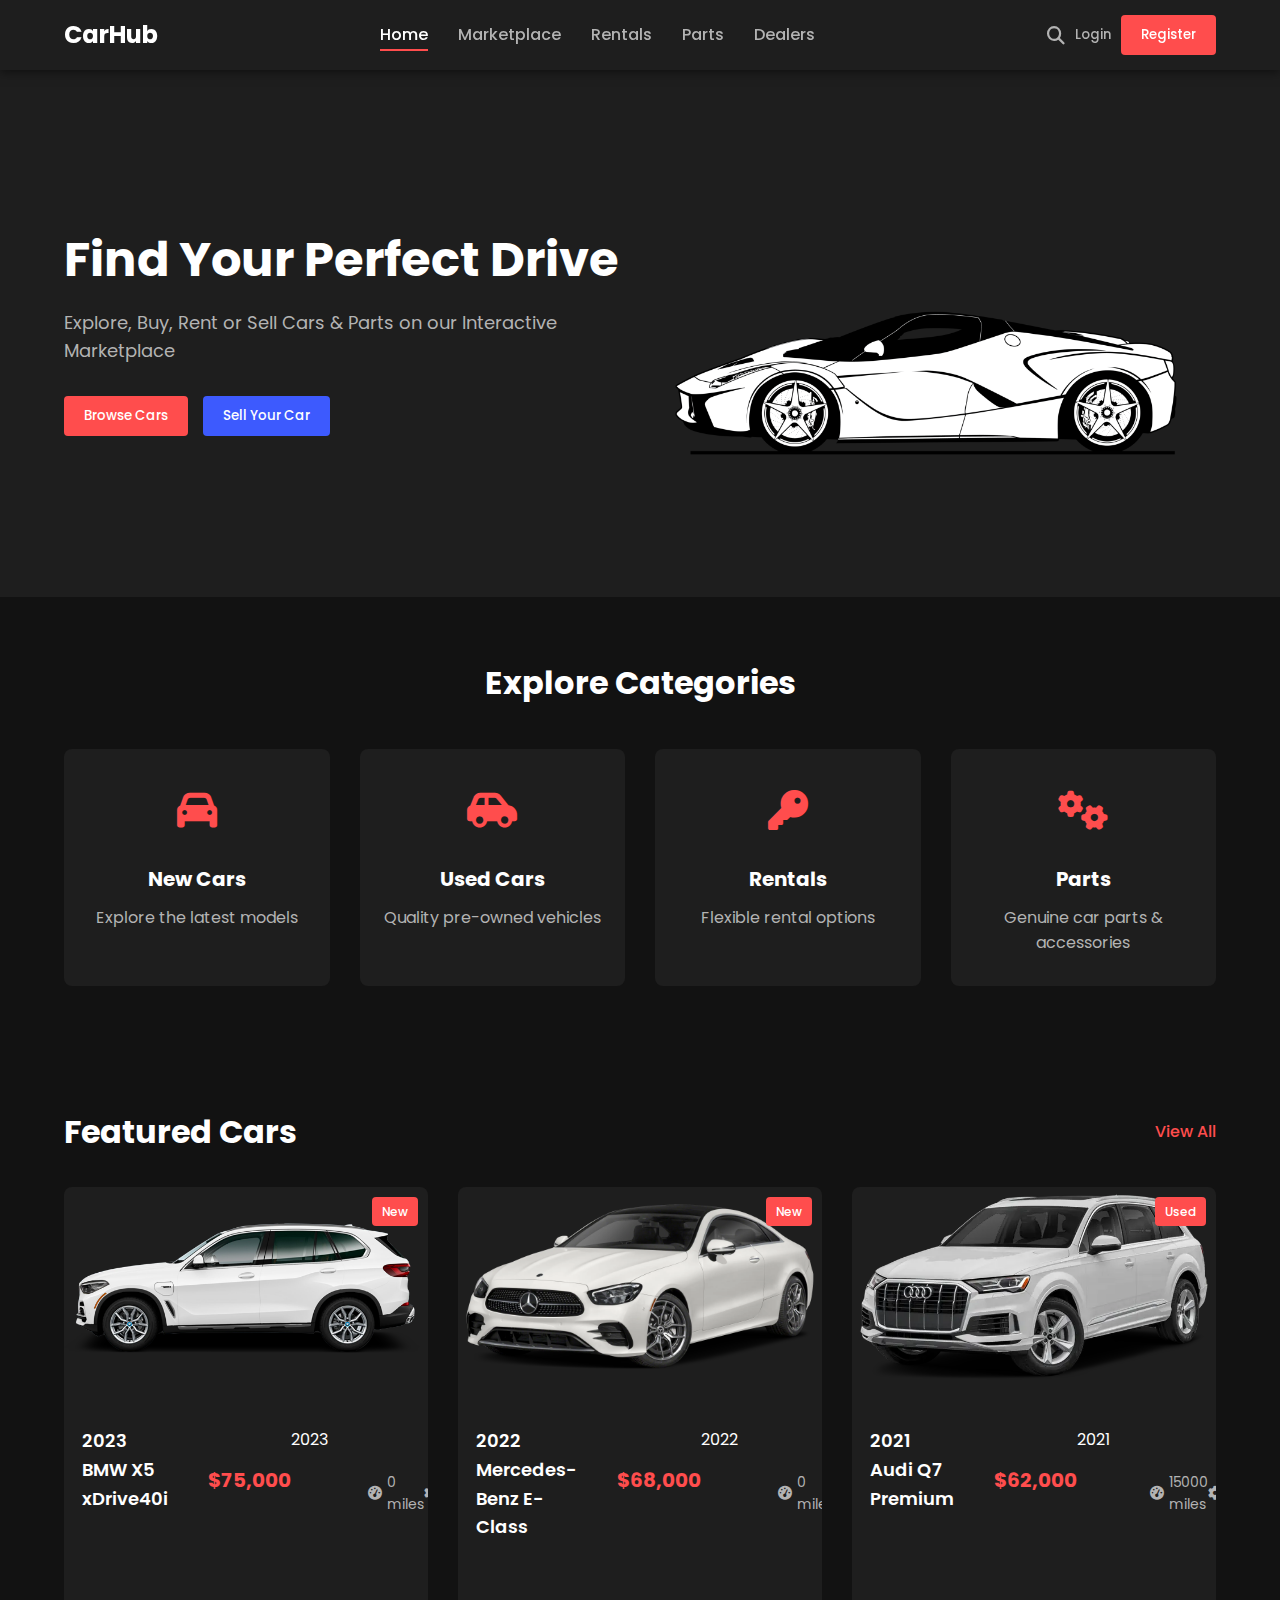
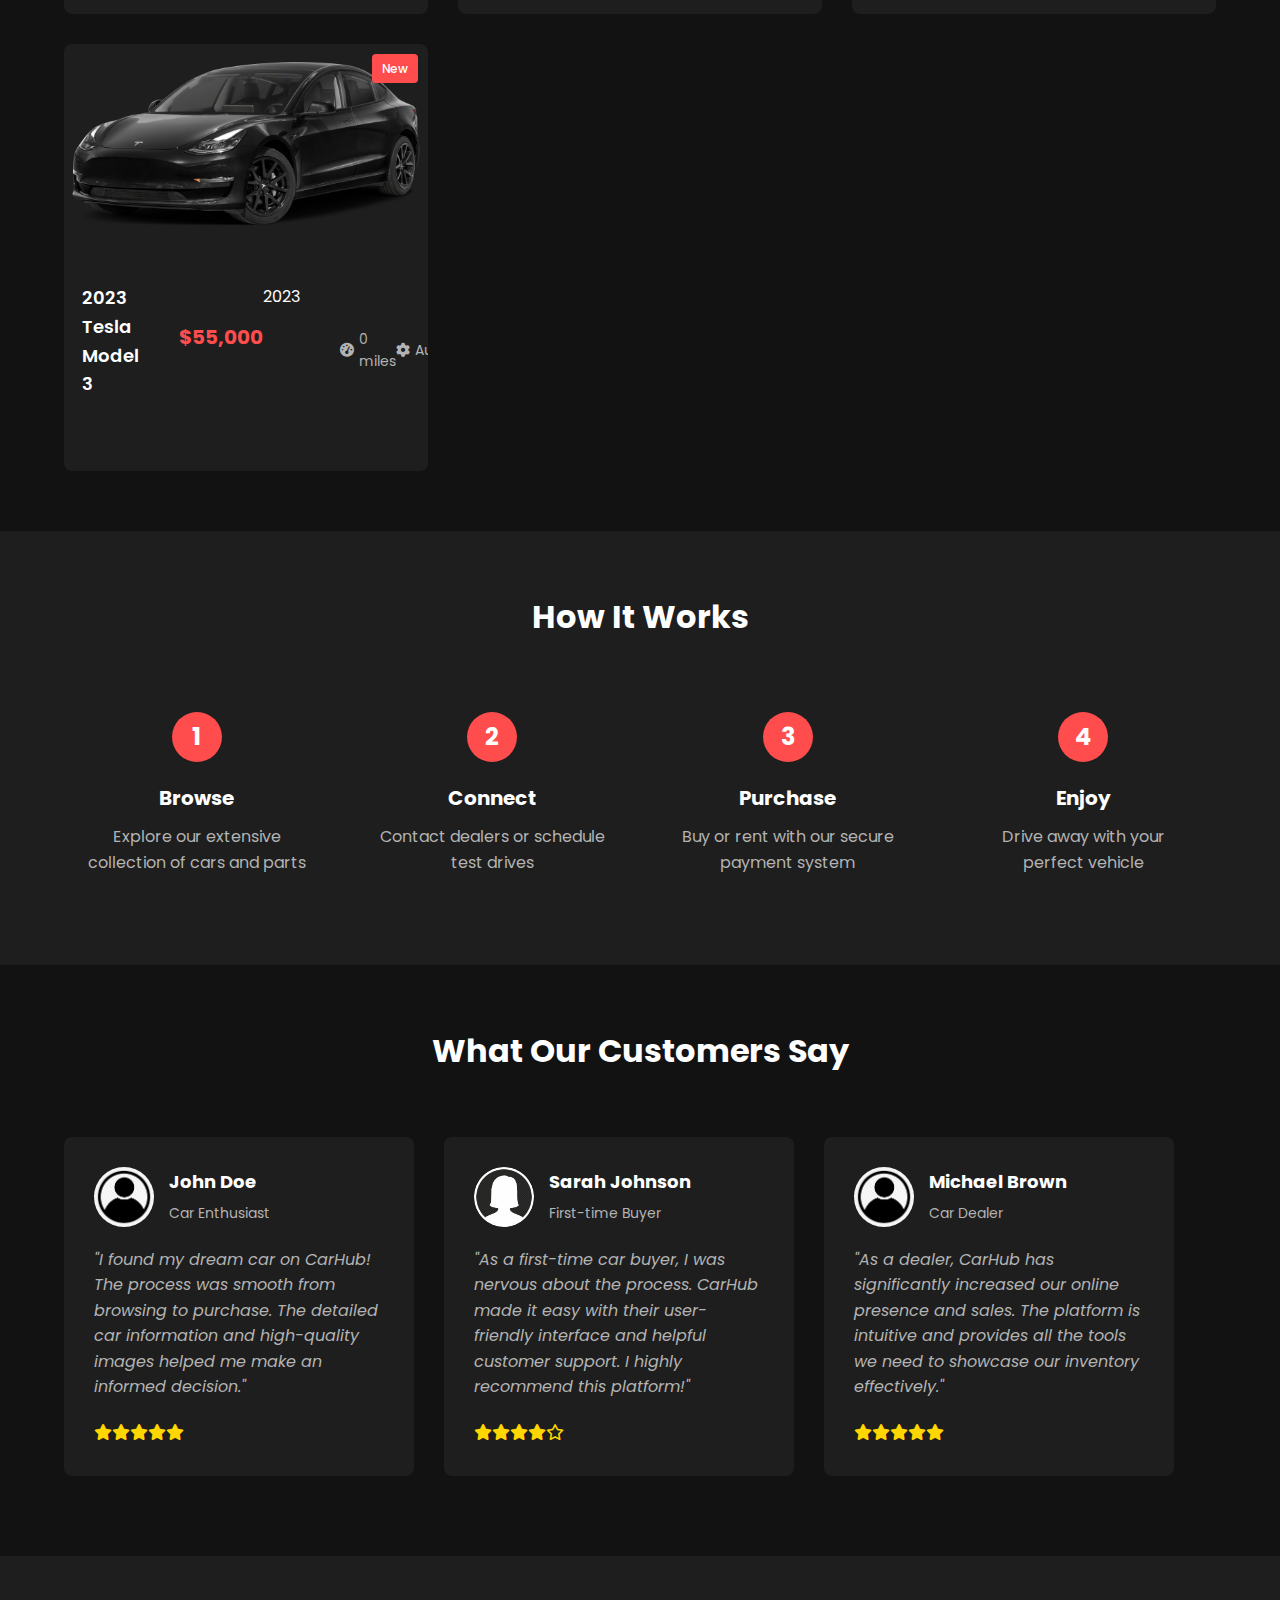
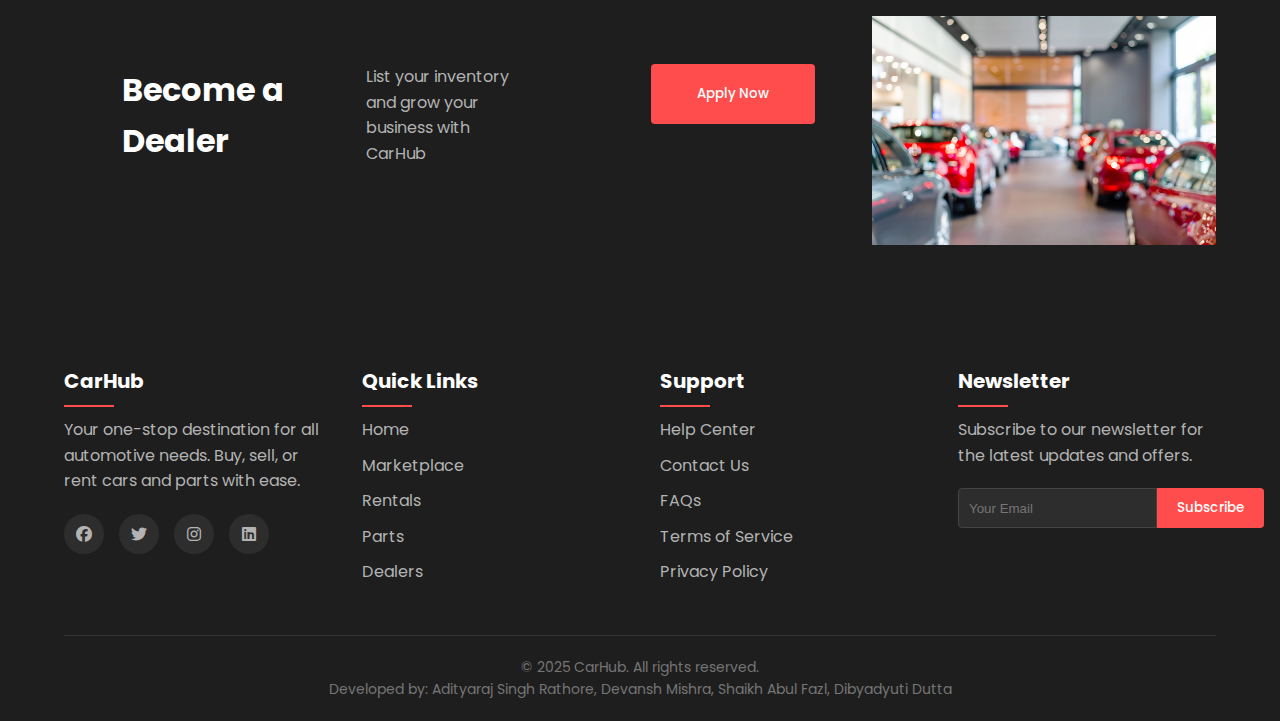
<file: index.html>
<!DOCTYPE html>
<html lang="en">
  <head>
    <meta charset="UTF-8" />
    <meta name="viewport" content="width=device-width, initial-scale=1.0" />
    <link rel="icon" type="image/png" href="images/ch.png" />
    <title>CarHub - Interactive Car Showcase & Marketplace</title>
    <link rel="stylesheet" href="styles.css" />
    <link
      rel="stylesheet"
      href="https://fonts.googleapis.com/css2?family=Poppins:wght@300;400;500;600;700&display=swap"
    />
    <link
      rel="stylesheet"
      href="https://cdnjs.cloudflare.com/ajax/libs/font-awesome/6.4.0/css/all.min.css"
    />
  </head>
  <body>
    <header>
      <div class="logo">
        <h1>CarHub</h1>
      </div>
      <nav>
        <ul>
          <li><a href="index.html" class="active">Home</a></li>
          <li><a href="marketplace.html">Marketplace</a></li>
          <li><a href="rentals.html">Rentals</a></li>
          <li><a href="parts.html">Parts</a></li>
          <li><a href="dealers.html">Dealers</a></li>
        </ul>
      </nav>
      <div class="user-actions">
        <button id="search-btn"><i class="fa-solid fa-search"></i></button>
        <button id="login-btn">Login</button>
        <button id="register-btn" class="btn-primary">Register</button>
      </div>
    </header>

    <div class="search-overlay" id="search-overlay">
      <div class="search-container">
        <input type="text" placeholder="Search cars, parts, dealers..." />
        <button class="close-search"><i class="fa-solid fa-times"></i></button>
      </div>
    </div>

    <main>
      <section class="hero">
        <div class="hero-content">
          <h1>Find Your Perfect Drive</h1>
          <p>
            Explore, Buy, Rent or Sell Cars & Parts on our Interactive
            Marketplace
          </p>
          <div class="hero-buttons">
            <button class="btn-primary">Browse Cars</button>
            <button class="btn-secondary">Sell Your Car</button>
          </div>
        </div>
        <div class="hero-image">
          <img src="images/hero-car.png" alt="Luxury car silhouette" />
        </div>
      </section>

      <section class="featured-categories">
        <h2>Explore Categories</h2>
        <div class="category-cards">
          <div class="category-card">
            <div class="card-icon"><i class="fa-solid fa-car"></i></div>
            <h3>New Cars</h3>
            <p>Explore the latest models</p>
          </div>
          <div class="category-card">
            <div class="card-icon"><i class="fa-solid fa-car-side"></i></div>
            <h3>Used Cars</h3>
            <p>Quality pre-owned vehicles</p>
          </div>
          <div class="category-card">
            <div class="card-icon"><i class="fa-solid fa-key"></i></div>
            <h3>Rentals</h3>
            <p>Flexible rental options</p>
          </div>
          <div class="category-card">
            <div class="card-icon"><i class="fa-solid fa-cogs"></i></div>
            <h3>Parts</h3>
            <p>Genuine car parts & accessories</p>
          </div>
        </div>
      </section>

      <section class="featured-cars">
        <div class="section-header">
          <h2>Featured Cars</h2>
          <a href="marketplace.html" class="view-all">View All</a>
        </div>
        <div class="car-cards" id="featured-cars-container">
          <!-- Car cards will be populated by JavaScript -->
        </div>
      </section>

      <section class="how-it-works">
        <h2>How It Works</h2>
        <div class="steps">
          <div class="step">
            <div class="step-number">1</div>
            <h3>Browse</h3>
            <p>Explore our extensive collection of cars and parts</p>
          </div>
          <div class="step">
            <div class="step-number">2</div>
            <h3>Connect</h3>
            <p>Contact dealers or schedule test drives</p>
          </div>
          <div class="step">
            <div class="step-number">3</div>
            <h3>Purchase</h3>
            <p>Buy or rent with our secure payment system</p>
          </div>
          <div class="step">
            <div class="step-number">4</div>
            <h3>Enjoy</h3>
            <p>Drive away with your perfect vehicle</p>
          </div>
        </div>
      </section>

      <section class="testimonials">
        <h2>What Our Customers Say</h2>
        <div class="testimonial-slider" id="testimonial-slider">
          <!-- Testimonials will be populated by JavaScript -->
        </div>
      </section>

      <section class="become-dealer">
        <div class="dealer-content">
          <h2>Become a Dealer</h2>
          <p style="width: 200px; margin-right: 100px">
            List your inventory and grow your business with CarHub
          </p>
          <button style="width: 200px; height: 60px" class="btn-primary">
            Apply Now
          </button>
        </div>
        <div class="dealer-image">
          <img
            src="images/dealer.png"
            alt="Car dealership"
            style="width: 350px; height: auto"
          />
        </div>
      </section>
    </main>

    <footer>
      <div class="footer-content">
        <div class="footer-section">
          <h3>CarHub</h3>
          <p>
            Your one-stop destination for all automotive needs. Buy, sell, or
            rent cars and parts with ease.
          </p>
          <div class="social-icons">
            <a href="#"><i class="fa-brands fa-facebook"></i></a>
            <a href="#"><i class="fa-brands fa-twitter"></i></a>
            <a href="#"><i class="fa-brands fa-instagram"></i></a>
            <a href="#"><i class="fa-brands fa-linkedin"></i></a>
          </div>
        </div>
        <div class="footer-section">
          <h3>Quick Links</h3>
          <ul>
            <li><a href="index.html">Home</a></li>
            <li><a href="marketplace.html">Marketplace</a></li>
            <li><a href="rentals.html">Rentals</a></li>
            <li><a href="parts.html">Parts</a></li>
            <li><a href="dealers.html">Dealers</a></li>
          </ul>
        </div>
        <div class="footer-section">
          <h3>Support</h3>
          <ul>
            <li><a href="#">Help Center</a></li>
            <li><a href="#">Contact Us</a></li>
            <li><a href="#">FAQs</a></li>
            <li><a href="#">Terms of Service</a></li>
            <li><a href="#">Privacy Policy</a></li>
          </ul>
        </div>
        <div class="footer-section">
          <h3>Newsletter</h3>
          <p>Subscribe to our newsletter for the latest updates and offers.</p>
          <div class="newsletter-form">
            <input type="email" placeholder="Your Email" />
            <button class="btn-primary">Subscribe</button>
          </div>
        </div>
      </div>
      <div class="footer-bottom">
        <p>&copy; 2025 CarHub. All rights reserved.</p>
        <p>
          Developed by: Adityaraj Singh Rathore, Devansh Mishra, Shaikh Abul
          Fazl, Dibyadyuti Dutta
        </p>
      </div>
    </footer>

    <!-- Login Modal -->
    <div class="modal" id="login-modal">
      <div class="modal-content">
        <span class="close-modal">&times;</span>
        <h2>Login</h2>
        <form id="login-form">
          <div class="form-group">
            <label for="login-email">Email</label>
            <input type="email" id="login-email" required />
          </div>
          <div class="form-group">
            <label for="login-password">Password</label>
            <input type="password" id="login-password" required />
          </div>
          <div class="form-actions">
            <button type="submit" class="btn-primary">Login</button>
            <p>
              Don't have an account?
              <a href="#" id="switch-to-register">Register</a>
            </p>
          </div>
        </form>
      </div>
    </div>

    <!-- Register Modal -->
    <div class="modal" id="register-modal">
      <div class="modal-content">
        <span class="close-modal">&times;</span>
        <h2>Register</h2>
        <form id="register-form">
          <div class="form-group">
            <label for="register-name">Full Name</label>
            <input type="text" id="register-name" required />
          </div>
          <div class="form-group">
            <label for="register-email">Email</label>
            <input type="email" id="register-email" required />
          </div>
          <div class="form-group">
            <label for="register-phone">Phone Number</label>
            <input type="tel" id="register-phone" required />
          </div>
          <div class="form-group">
            <label for="register-password">Password</label>
            <input type="password" id="register-password" required />
          </div>
          <div class="form-group">
            <label for="register-confirm-password">Confirm Password</label>
            <input type="password" id="register-confirm-password" required />
          </div>
          <div class="form-group">
            <label for="register-role">I am a:</label>
            <select id="register-role" required>
              <option value="buyer">Buyer</option>
              <option value="seller">Seller</option>
              <option value="dealer">Dealer</option>
            </select>
          </div>
          <div class="form-actions">
            <button type="submit" class="btn-primary">Register</button>
            <p>
              Already have an account?
              <a href="#" id="switch-to-login">Login</a>
            </p>
          </div>
        </form>
      </div>
    </div>

    <script src="script.js"></script>
  </body>
</html>
</file>
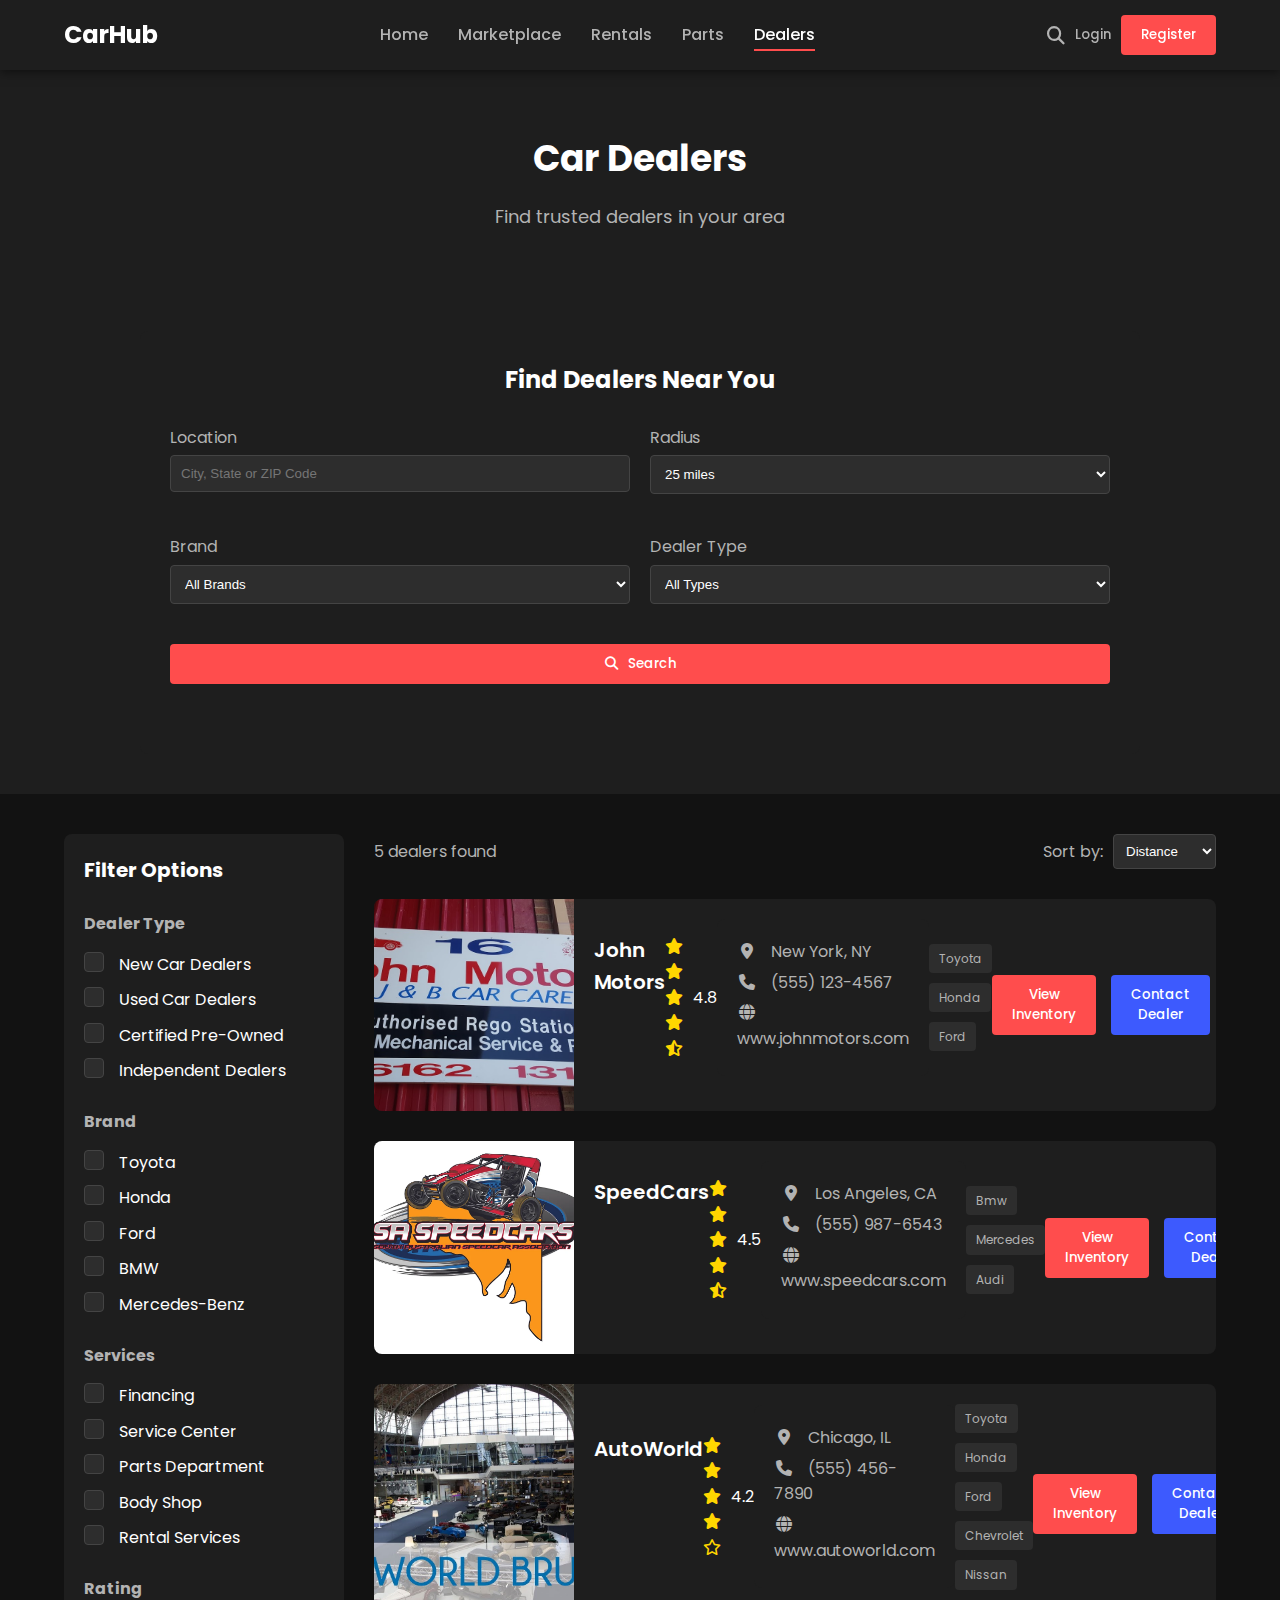
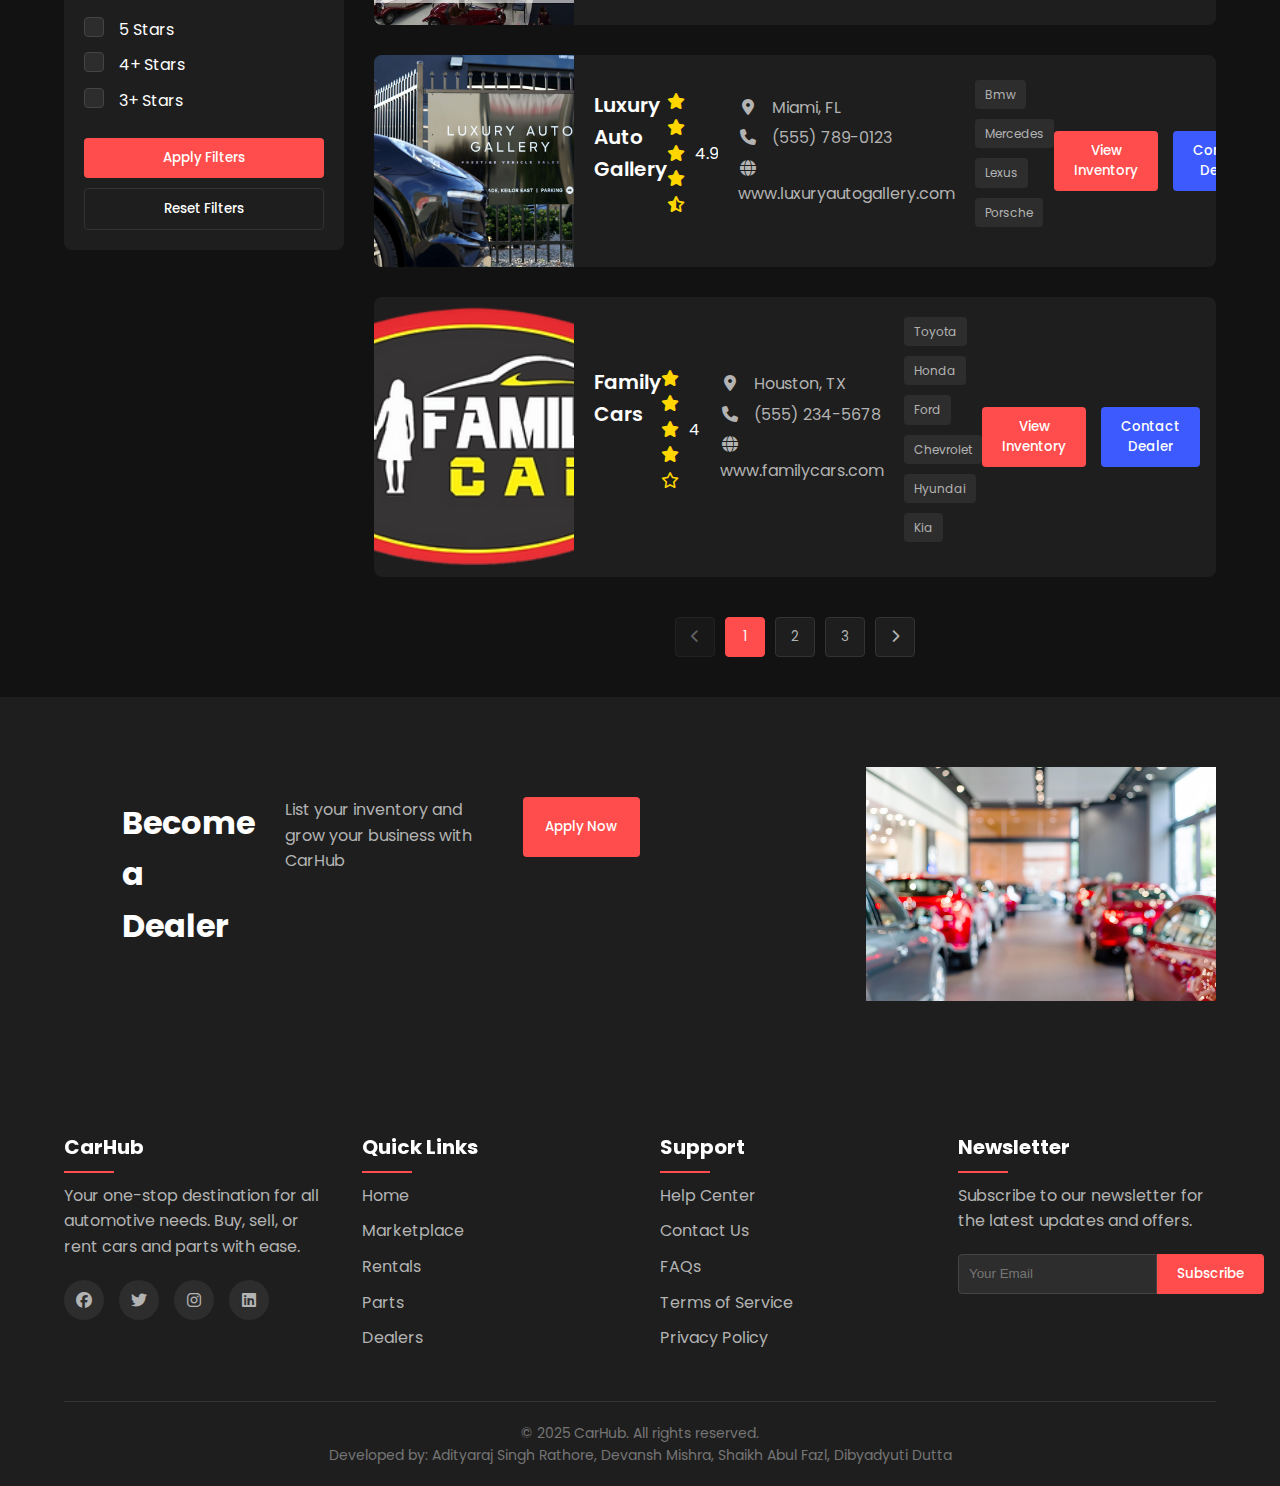
<file: dealers.html>
<!DOCTYPE html>
<html lang="en">
  <head>
    <meta charset="UTF-8" />
    <meta name="viewport" content="width=device-width, initial-scale=1.0" />
    <link rel="icon" type="image/png" href="images/ch.png" />
    <title>Car Dealers - CarHub</title>
    <link rel="stylesheet" href="styles.css" />
    <link
      rel="stylesheet"
      href="https://fonts.googleapis.com/css2?family=Poppins:wght@300;400;500;600;700&display=swap"
    />
    <link
      rel="stylesheet"
      href="https://cdnjs.cloudflare.com/ajax/libs/font-awesome/6.4.0/css/all.min.css"
    />
  </head>
  <body>
    <header>
      <div class="logo">
        <h1>CarHub</h1>
      </div>
      <nav>
        <ul>
          <li><a href="index.html">Home</a></li>
          <li><a href="marketplace.html">Marketplace</a></li>
          <li><a href="rentals.html">Rentals</a></li>
          <li><a href="parts.html">Parts</a></li>
          <li><a href="dealers.html" class="active">Dealers</a></li>
        </ul>
      </nav>
      <div class="user-actions">
        <button id="search-btn"><i class="fa-solid fa-search"></i></button>
        <button id="login-btn">Login</button>
        <button id="register-btn" class="btn-primary">Register</button>
      </div>
    </header>

    <div class="search-overlay" id="search-overlay">
      <div class="search-container">
        <input type="text" placeholder="Search cars, parts, dealers..." />
        <button class="close-search"><i class="fa-solid fa-times"></i></button>
      </div>
    </div>

    <main>
      <section class="page-header">
        <h1>Car Dealers</h1>
        <p>Find trusted dealers in your area</p>
      </section>

      <section class="dealer-search">
        <div class="dealer-search-form">
          <h2>Find Dealers Near You</h2>
          <form id="dealer-search-form">
            <div class="form-row">
              <div class="form-group">
                <label for="dealer-location">Location</label>
                <input
                  type="text"
                  id="dealer-location"
                  placeholder="City, State or ZIP Code"
                />
              </div>
              <div class="form-group">
                <label for="dealer-radius">Radius</label>
                <select id="dealer-radius">
                  <option value="10">10 miles</option>
                  <option value="25" selected>25 miles</option>
                  <option value="50">50 miles</option>
                  <option value="100">100 miles</option>
                </select>
              </div>
            </div>
            <div class="form-row">
              <div class="form-group">
                <label for="dealer-brand">Brand</label>
                <select id="dealer-brand">
                  <option value="">All Brands</option>
                  <option value="toyota">Toyota</option>
                  <option value="honda">Honda</option>
                  <option value="ford">Ford</option>
                  <option value="bmw">BMW</option>
                  <option value="mercedes">Mercedes-Benz</option>
                </select>
              </div>
              <div class="form-group">
                <label for="dealer-type">Dealer Type</label>
                <select id="dealer-type">
                  <option value="">All Types</option>
                  <option value="new">New Cars</option>
                  <option value="used">Used Cars</option>
                  <option value="certified">Certified Pre-Owned</option>
                </select>
              </div>
            </div>
            <div class="form-row">
              <div class="form-group">
                <button type="submit" class="btn-primary search-btn">
                  <i class="fa-solid fa-search"></i> Search
                </button>
              </div>
            </div>
          </form>
        </div>
      </section>

      <section class="dealer-content">
        <div class="filters-sidebar">
          <div class="filter-section">
            <h3>Filter Options</h3>
            <button id="mobile-filter-close" class="mobile-only">
              <i class="fa-solid fa-times"></i>
            </button>
          </div>

          <div class="filter-section">
            <h4>Dealer Type</h4>
            <div class="filter-options">
              <label class="checkbox-container">
                <input
                  type="checkbox"
                  value="new"
                  class="dealer-filter"
                  data-filter="type"
                />
                <span class="checkmark"></span>
                New Car Dealers
              </label>
              <label class="checkbox-container">
                <input
                  type="checkbox"
                  value="used"
                  class="dealer-filter"
                  data-filter="type"
                />
                <span class="checkmark"></span>
                Used Car Dealers
              </label>
              <label class="checkbox-container">
                <input
                  type="checkbox"
                  value="certified"
                  class="dealer-filter"
                  data-filter="type"
                />
                <span class="checkmark"></span>
                Certified Pre-Owned
              </label>
              <label class="checkbox-container">
                <input
                  type="checkbox"
                  value="independent"
                  class="dealer-filter"
                  data-filter="type"
                />
                <span class="checkmark"></span>
                Independent Dealers
              </label>
            </div>
          </div>

          <div class="filter-section">
            <h4>Brand</h4>
            <div class="filter-options">
              <label class="checkbox-container">
                <input
                  type="checkbox"
                  value="toyota"
                  class="dealer-filter"
                  data-filter="brand"
                />
                <span class="checkmark"></span>
                Toyota
              </label>
              <label class="checkbox-container">
                <input
                  type="checkbox"
                  value="honda"
                  class="dealer-filter"
                  data-filter="brand"
                />
                <span class="checkmark"></span>
                Honda
              </label>
              <label class="checkbox-container">
                <input
                  type="checkbox"
                  value="ford"
                  class="dealer-filter"
                  data-filter="brand"
                />
                <span class="checkmark"></span>
                Ford
              </label>
              <label class="checkbox-container">
                <input
                  type="checkbox"
                  value="bmw"
                  class="dealer-filter"
                  data-filter="brand"
                />
                <span class="checkmark"></span>
                BMW
              </label>
              <label class="checkbox-container">
                <input
                  type="checkbox"
                  value="mercedes"
                  class="dealer-filter"
                  data-filter="brand"
                />
                <span class="checkmark"></span>
                Mercedes-Benz
              </label>
            </div>
          </div>

          <div class="filter-section">
            <h4>Services</h4>
            <div class="filter-options">
              <label class="checkbox-container">
                <input
                  type="checkbox"
                  value="financing"
                  class="dealer-filter"
                  data-filter="services"
                />
                <span class="checkmark"></span>
                Financing
              </label>
              <label class="checkbox-container">
                <input
                  type="checkbox"
                  value="service"
                  class="dealer-filter"
                  data-filter="services"
                />
                <span class="checkmark"></span>
                Service Center
              </label>
              <label class="checkbox-container">
                <input
                  type="checkbox"
                  value="parts"
                  class="dealer-filter"
                  data-filter="services"
                />
                <span class="checkmark"></span>
                Parts Department
              </label>
              <label class="checkbox-container">
                <input
                  type="checkbox"
                  value="bodyshop"
                  class="dealer-filter"
                  data-filter="services"
                />
                <span class="checkmark"></span>
                Body Shop
              </label>
              <label class="checkbox-container">
                <input
                  type="checkbox"
                  value="rental"
                  class="dealer-filter"
                  data-filter="services"
                />
                <span class="checkmark"></span>
                Rental Services
              </label>
            </div>
          </div>

          <div class="filter-section">
            <h4>Rating</h4>
            <div class="filter-options">
              <label class="checkbox-container">
                <input
                  type="checkbox"
                  value="5"
                  class="dealer-filter"
                  data-filter="rating"
                />
                <span class="checkmark"></span>
                5 Stars
              </label>
              <label class="checkbox-container">
                <input
                  type="checkbox"
                  value="4"
                  class="dealer-filter"
                  data-filter="rating"
                />
                <span class="checkmark"></span>
                4+ Stars
              </label>
              <label class="checkbox-container">
                <input
                  type="checkbox"
                  value="3"
                  class="dealer-filter"
                  data-filter="rating"
                />
                <span class="checkmark"></span>
                3+ Stars
              </label>
            </div>
          </div>

          <button class="btn-primary apply-filters" id="apply-dealer-filters">
            Apply Filters
          </button>
          <button class="btn-secondary reset-filters" id="reset-dealer-filters">
            Reset Filters
          </button>
        </div>

        <div class="dealer-results">
          <div class="results-header">
            <button id="mobile-filter-toggle" class="mobile-only">
              <i class="fa-solid fa-filter"></i> Filters
            </button>
            <div class="results-count">
              <p><span id="dealer-results-number">15</span> dealers found</p>
            </div>
            <div class="sort-options">
              <label for="sort-dealers-by">Sort by:</label>
              <select id="sort-dealers-by">
                <option value="distance">Distance</option>
                <option value="rating">Rating</option>
                <option value="name-asc">Name: A-Z</option>
                <option value="name-desc">Name: Z-A</option>
              </select>
            </div>
          </div>

          <div class="dealer-grid" id="dealer-listings">
            <!-- Dealer listings will be populated by JavaScript -->
          </div>

          <div class="pagination">
            <button class="pagination-btn" disabled>
              <i class="fa-solid fa-chevron-left"></i>
            </button>
            <button class="pagination-btn active">1</button>
            <button class="pagination-btn">2</button>
            <button class="pagination-btn">3</button>
            <button class="pagination-btn">
              <i class="fa-solid fa-chevron-right"></i>
            </button>
          </div>
        </div>
      </section>

      <section class="become-dealer">
        <div class="dealer-content">
          <h2>Become a Dealer</h2>
          <p>List your inventory and grow your business with CarHub</p>
          <button style="width: 200px; height: 60px" class="btn-primary">
            Apply Now
          </button>
        </div>
        <div class="dealer-image">
          <img
            src="images/dealer.png"
            alt="Car dealership"
            style="width: 350px; height: auto"
          />
        </div>
      </section>
    </main>

    <footer>
      <div class="footer-content">
        <div class="footer-section">
          <h3>CarHub</h3>
          <p>
            Your one-stop destination for all automotive needs. Buy, sell, or
            rent cars and parts with ease.
          </p>
          <div class="social-icons">
            <a href="#"><i class="fa-brands fa-facebook"></i></a>
            <a href="#"><i class="fa-brands fa-twitter"></i></a>
            <a href="#"><i class="fa-brands fa-instagram"></i></a>
            <a href="#"><i class="fa-brands fa-linkedin"></i></a>
          </div>
        </div>
        <div class="footer-section">
          <h3>Quick Links</h3>
          <ul>
            <li><a href="index.html">Home</a></li>
            <li><a href="marketplace.html">Marketplace</a></li>
            <li><a href="rentals.html">Rentals</a></li>
            <li><a href="parts.html">Parts</a></li>
            <li><a href="dealers.html">Dealers</a></li>
          </ul>
        </div>
        <div class="footer-section">
          <h3>Support</h3>
          <ul>
            <li><a href="#">Help Center</a></li>
            <li><a href="#">Contact Us</a></li>
            <li><a href="#">FAQs</a></li>
            <li><a href="#">Terms of Service</a></li>
            <li><a href="#">Privacy Policy</a></li>
          </ul>
        </div>
        <div class="footer-section">
          <h3>Newsletter</h3>
          <p>Subscribe to our newsletter for the latest updates and offers.</p>
          <div class="newsletter-form">
            <input type="email" placeholder="Your Email" />
            <button class="btn-primary">Subscribe</button>
          </div>
        </div>
      </div>
      <div class="footer-bottom">
        <p>&copy; 2025 CarHub. All rights reserved.</p>
        <p>
          Developed by: Adityaraj Singh Rathore, Devansh Mishra, Shaikh Abul
          Fazl, Dibyadyuti Dutta
        </p>
      </div>
    </footer>

    <!-- Login Modal -->
    <div class="modal" id="login-modal">
      <div class="modal-content">
        <span class="close-modal">&times;</span>
        <h2>Login</h2>
        <form id="login-form">
          <div class="form-group">
            <label for="login-email">Email</label>
            <input type="email" id="login-email" required />
          </div>
          <div class="form-group">
            <label for="login-password">Password</label>
            <input type="password" id="login-password" required />
          </div>
          <div class="form-actions">
            <button type="submit" class="btn-primary">Login</button>
            <p>
              Don't have an account?
              <a href="#" id="switch-to-register">Register</a>
            </p>
          </div>
        </form>
      </div>
    </div>

    <!-- Register Modal -->
    <div class="modal" id="register-modal">
      <div class="modal-content">
        <span class="close-modal">&times;</span>
        <h2>Register</h2>
        <form id="register-form">
          <div class="form-group">
            <label for="register-name">Full Name</label>
            <input type="text" id="register-name" required />
          </div>
          <div class="form-group">
            <label for="register-email">Email</label>
            <input type="email" id="register-email" required />
          </div>
          <div class="form-group">
            <label for="register-phone">Phone Number</label>
            <input type="tel" id="register-phone" required />
          </div>
          <div class="form-group">
            <label for="register-password">Password</label>
            <input type="password" id="register-password" required />
          </div>
          <div class="form-group">
            <label for="register-confirm-password">Confirm Password</label>
            <input type="password" id="register-confirm-password" required />
          </div>
          <div class="form-group">
            <label for="register-role">I am a:</label>
            <select id="register-role" required>
              <option value="buyer">Buyer</option>
              <option value="seller">Seller</option>
              <option value="dealer">Dealer</option>
            </select>
          </div>
          <div class="form-actions">
            <button type="submit" class="btn-primary">Register</button>
            <p>
              Already have an account?
              <a href="#" id="switch-to-login">Login</a>
            </p>
          </div>
        </form>
      </div>
    </div>

    <script src="script.js"></script>
  </body>
</html>
</file>
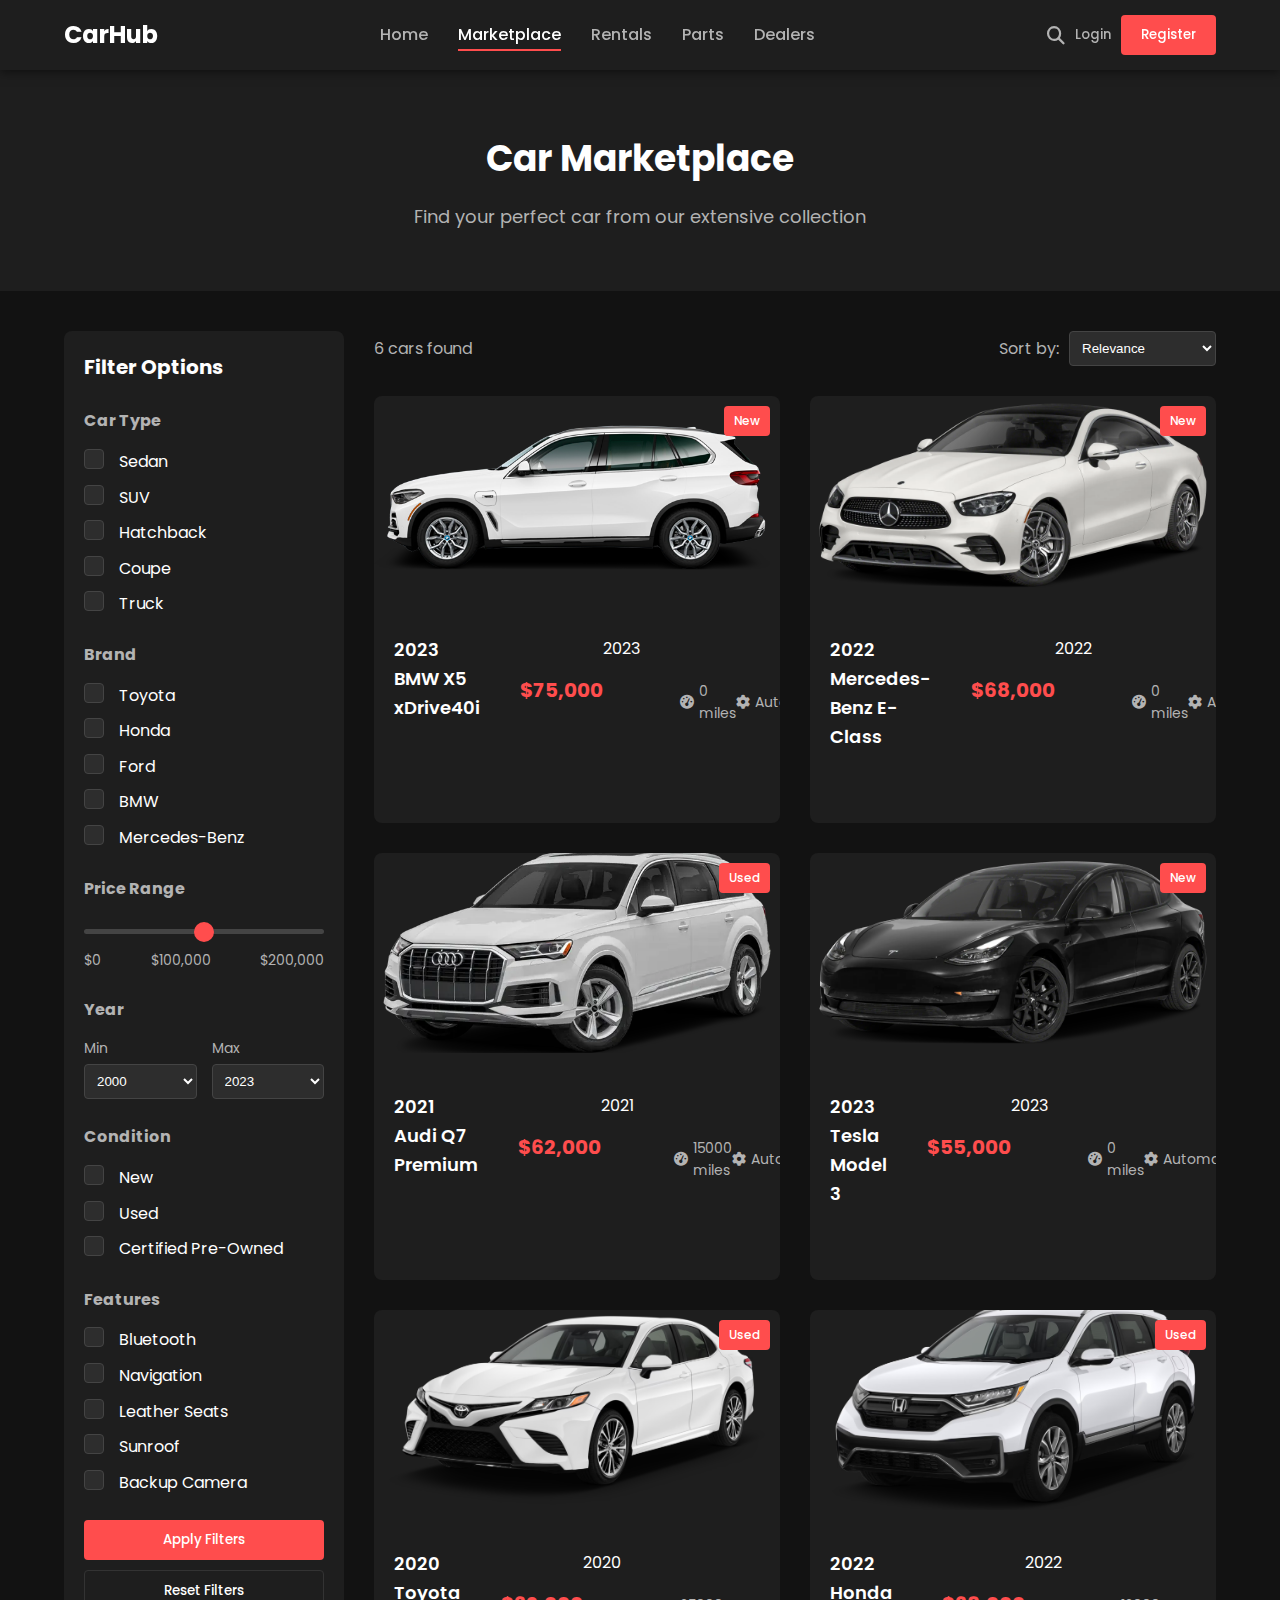
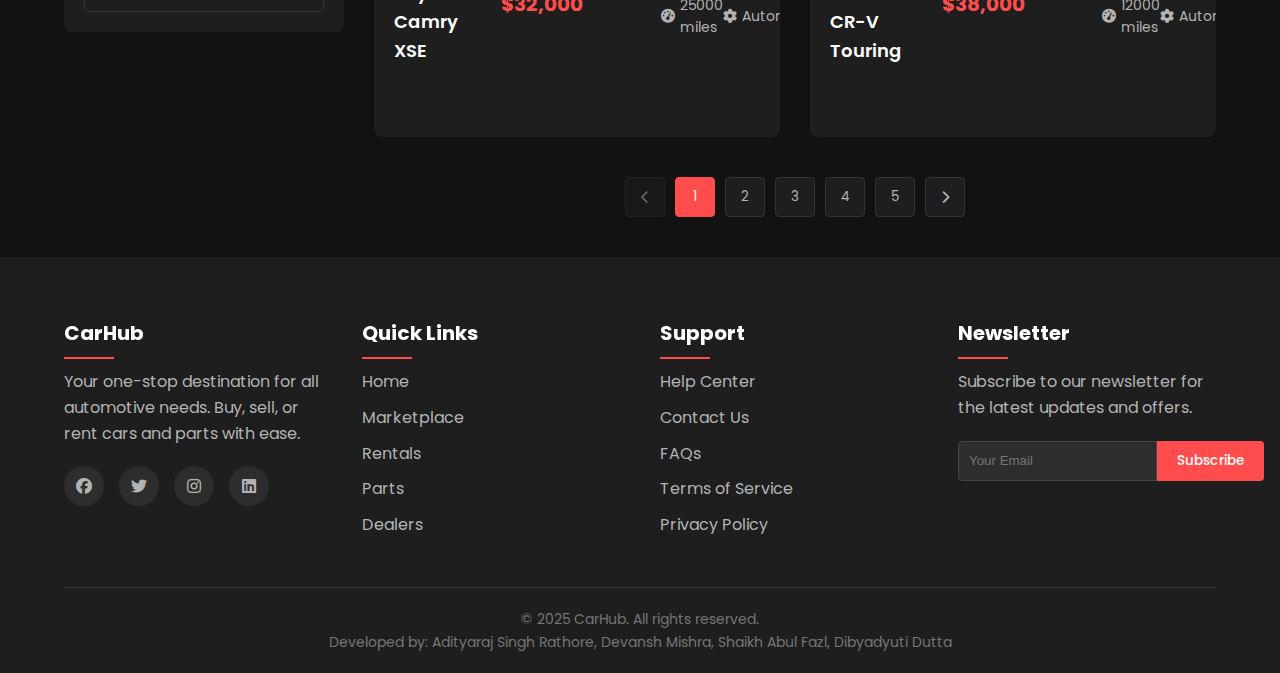
<file: marketplace.html>
<!DOCTYPE html>
<html lang="en">
  <head>
    <meta charset="UTF-8" />
    <meta name="viewport" content="width=device-width, initial-scale=1.0" />
    <link rel="icon" type="image/png" href="images/ch.png" />
    <title>Marketplace - CarHub</title>
    <link rel="stylesheet" href="styles.css" />
    <link
      rel="stylesheet"
      href="https://fonts.googleapis.com/css2?family=Poppins:wght@300;400;500;600;700&display=swap"
    />
    <link
      rel="stylesheet"
      href="https://cdnjs.cloudflare.com/ajax/libs/font-awesome/6.4.0/css/all.min.css"
    />
  </head>
  <body>
    <header>
      <div class="logo">
        <h1>CarHub</h1>
      </div>
      <nav>
        <ul>
          <li><a href="index.html">Home</a></li>
          <li><a href="marketplace.html" class="active">Marketplace</a></li>
          <li><a href="rentals.html">Rentals</a></li>
          <li><a href="parts.html">Parts</a></li>
          <li><a href="dealers.html">Dealers</a></li>
        </ul>
      </nav>
      <div class="user-actions">
        <button id="search-btn"><i class="fa-solid fa-search"></i></button>
        <button id="login-btn">Login</button>
        <button id="register-btn" class="btn-primary">Register</button>
      </div>
    </header>

    <div class="search-overlay" id="search-overlay">
      <div class="search-container">
        <input type="text" placeholder="Search cars, parts, dealers..." />
        <button class="close-search"><i class="fa-solid fa-times"></i></button>
      </div>
    </div>

    <main>
      <section class="marketplace-header">
        <h1>Car Marketplace</h1>
        <p>Find your perfect car from our extensive collection</p>
      </section>

      <section class="marketplace-content">
        <div class="filters-sidebar">
          <div class="filter-section">
            <h3>Filter Options</h3>
            <button id="mobile-filter-close" class="mobile-only">
              <i class="fa-solid fa-times"></i>
            </button>
          </div>

          <div class="filter-section">
            <h4>Car Type</h4>
            <div class="filter-options">
              <label class="checkbox-container">
                <input
                  type="checkbox"
                  class="car-filter"
                  data-filter="type"
                  value="sedan"
                />
                <span class="checkmark"></span>
                Sedan
              </label>
              <label class="checkbox-container">
                <input
                  type="checkbox"
                  class="car-filter"
                  data-filter="type"
                  value="suv"
                />
                <span class="checkmark"></span>
                SUV
              </label>
              <label class="checkbox-container">
                <input
                  type="checkbox"
                  class="car-filter"
                  data-filter="type"
                  value="hatchback"
                />
                <span class="checkmark"></span>
                Hatchback
              </label>
              <label class="checkbox-container">
                <input
                  type="checkbox"
                  class="car-filter"
                  data-filter="type"
                  value="coupe"
                />
                <span class="checkmark"></span>
                Coupe
              </label>
              <label class="checkbox-container">
                <input
                  type="checkbox"
                  class="car-filter"
                  data-filter="type"
                  value="truck"
                />
                <span class="checkmark"></span>
                Truck
              </label>
            </div>
          </div>

          <div class="filter-section">
            <h4>Brand</h4>
            <div class="filter-options">
              <label class="checkbox-container">
                <input
                  type="checkbox"
                  class="car-filter"
                  data-filter="brand"
                  value="toyota"
                />
                <span class="checkmark"></span>
                Toyota
              </label>
              <label class="checkbox-container">
                <input
                  type="checkbox"
                  class="car-filter"
                  data-filter="brand"
                  value="honda"
                />
                <span class="checkmark"></span>
                Honda
              </label>
              <label class="checkbox-container">
                <input
                  type="checkbox"
                  class="car-filter"
                  data-filter="brand"
                  value="ford"
                />
                <span class="checkmark"></span>
                Ford
              </label>
              <label class="checkbox-container">
                <input
                  type="checkbox"
                  class="car-filter"
                  data-filter="brand"
                  value="bmw"
                />
                <span class="checkmark"></span>
                BMW
              </label>
              <label class="checkbox-container">
                <input
                  type="checkbox"
                  class="car-filter"
                  data-filter="brand"
                  value="mercedes"
                />
                <span class="checkmark"></span>
                Mercedes-Benz
              </label>
            </div>
          </div>

          <div class="filter-section">
            <h4>Price Range</h4>
            <div class="range-slider">
              <input
                type="range"
                min="0"
                max="200000"
                value="100000"
                class="slider"
                id="price-range"
              />
              <div class="range-values">
                <span>$0</span>
                <span id="price-value">$100,000</span>
                <span>$200,000</span>
              </div>
            </div>
          </div>

          <div class="filter-section">
            <h4>Year</h4>
            <div class="year-inputs">
              <div class="year-input">
                <label for="min-year">Min</label>
                <select id="min-year">
                  <option value="2000">2000</option>
                  <option value="2005">2005</option>
                  <option value="2010">2010</option>
                  <option value="2015">2015</option>
                  <option value="2020">2020</option>
                </select>
              </div>
              <div class="year-input">
                <label for="max-year">Max</label>
                <select id="max-year">
                  <option value="2023">2023</option>
                  <option value="2022">2022</option>
                  <option value="2021">2021</option>
                  <option value="2020">2020</option>
                  <option value="2015">2015</option>
                </select>
              </div>
            </div>
          </div>

          <div class="filter-section">
            <h4>Condition</h4>
            <div class="filter-options">
              <label class="checkbox-container">
                <input type="checkbox" value="new" />
                <span class="checkmark"></span>
                New
              </label>
              <label class="checkbox-container">
                <input type="checkbox" value="used" />
                <span class="checkmark"></span>
                Used
              </label>
              <label class="checkbox-container">
                <input type="checkbox" value="certified" />
                <span class="checkmark"></span>
                Certified Pre-Owned
              </label>
            </div>
          </div>

          <div class="filter-section">
            <h4>Features</h4>
            <div class="filter-options">
              <label class="checkbox-container">
                <input type="checkbox" value="bluetooth" />
                <span class="checkmark"></span>
                Bluetooth
              </label>
              <label class="checkbox-container">
                <input type="checkbox" value="navigation" />
                <span class="checkmark"></span>
                Navigation
              </label>
              <label class="checkbox-container">
                <input type="checkbox" value="leather" />
                <span class="checkmark"></span>
                Leather Seats
              </label>
              <label class="checkbox-container">
                <input type="checkbox" value="sunroof" />
                <span class="checkmark"></span>
                Sunroof
              </label>
              <label class="checkbox-container">
                <input type="checkbox" value="camera" />
                <span class="checkmark"></span>
                Backup Camera
              </label>
            </div>
          </div>

          <button class="btn-primary apply-filters" id="apply-filters">
            Apply Filters
          </button>
          <button class="btn-secondary reset-filters" id="reset-filters">
            Reset Filters
          </button>
        </div>

        <div class="marketplace-results">
          <div class="results-header">
            <button id="mobile-filter-toggle" class="mobile-only">
              <i class="fa-solid fa-filter"></i> Filters
            </button>
            <div class="results-count">
              <p><span id="results-number">24</span> cars found</p>
            </div>
            <div class="sort-options">
              <label for="sort-by">Sort by:</label>
              <select id="sort-by">
                <option value="relevance">Relevance</option>
                <option value="price-low">Price: Low to High</option>
                <option value="price-high">Price: High to Low</option>
                <option value="year-new">Year: Newest First</option>
                <option value="year-old">Year: Oldest First</option>
              </select>
            </div>
          </div>

          <div class="car-grid" id="car-listings">
            <!-- Car listings will be populated by JavaScript -->
          </div>

          <div class="pagination">
            <button class="pagination-btn" disabled>
              <i class="fa-solid fa-chevron-left"></i>
            </button>
            <button class="pagination-btn active">1</button>
            <button class="pagination-btn">2</button>
            <button class="pagination-btn">3</button>
            <button class="pagination-btn">4</button>
            <button class="pagination-btn">5</button>
            <button class="pagination-btn">
              <i class="fa-solid fa-chevron-right"></i>
            </button>
          </div>
        </div>
      </section>
    </main>

    <footer>
      <div class="footer-content">
        <div class="footer-section">
          <h3>CarHub</h3>
          <p>
            Your one-stop destination for all automotive needs. Buy, sell, or
            rent cars and parts with ease.
          </p>
          <div class="social-icons">
            <a href="#"><i class="fa-brands fa-facebook"></i></a>
            <a href="#"><i class="fa-brands fa-twitter"></i></a>
            <a href="#"><i class="fa-brands fa-instagram"></i></a>
            <a href="#"><i class="fa-brands fa-linkedin"></i></a>
          </div>
        </div>
        <div class="footer-section">
          <h3>Quick Links</h3>
          <ul>
            <li><a href="index.html">Home</a></li>
            <li><a href="marketplace.html">Marketplace</a></li>
            <li><a href="rentals.html">Rentals</a></li>
            <li><a href="parts.html">Parts</a></li>
            <li><a href="dealers.html">Dealers</a></li>
          </ul>
        </div>
        <div class="footer-section">
          <h3>Support</h3>
          <ul>
            <li><a href="#">Help Center</a></li>
            <li><a href="#">Contact Us</a></li>
            <li><a href="#">FAQs</a></li>
            <li><a href="#">Terms of Service</a></li>
            <li><a href="#">Privacy Policy</a></li>
          </ul>
        </div>
        <div class="footer-section">
          <h3>Newsletter</h3>
          <p>Subscribe to our newsletter for the latest updates and offers.</p>
          <div class="newsletter-form">
            <input type="email" placeholder="Your Email" />
            <button class="btn-primary">Subscribe</button>
          </div>
        </div>
      </div>
      <div class="footer-bottom">
        <p>&copy; 2025 CarHub. All rights reserved.</p>
        <p>
          Developed by: Adityaraj Singh Rathore, Devansh Mishra, Shaikh Abul
          Fazl, Dibyadyuti Dutta
        </p>
      </div>
    </footer>

    <!-- Login Modal -->
    <div class="modal" id="login-modal">
      <div class="modal-content">
        <span class="close-modal">&times;</span>
        <h2>Login</h2>
        <form id="login-form">
          <div class="form-group">
            <label for="login-email">Email</label>
            <input type="email" id="login-email" required />
          </div>
          <div class="form-group">
            <label for="login-password">Password</label>
            <input type="password" id="login-password" required />
          </div>
          <div class="form-actions">
            <button type="submit" class="btn-primary">Login</button>
            <p>
              Don't have an account?
              <a href="#" id="switch-to-register">Register</a>
            </p>
          </div>
        </form>
      </div>
    </div>

    <!-- Register Modal -->
    <div class="modal" id="register-modal">
      <div class="modal-content">
        <span class="close-modal">&times;</span>
        <h2>Register</h2>
        <form id="register-form">
          <div class="form-group">
            <label for="register-name">Full Name</label>
            <input type="text" id="register-name" required />
          </div>
          <div class="form-group">
            <label for="register-email">Email</label>
            <input type="email" id="register-email" required />
          </div>
          <div class="form-group">
            <label for="register-phone">Phone Number</label>
            <input type="tel" id="register-phone" required />
          </div>
          <div class="form-group">
            <label for="register-password">Password</label>
            <input type="password" id="register-password" required />
          </div>
          <div class="form-group">
            <label for="register-confirm-password">Confirm Password</label>
            <input type="password" id="register-confirm-password" required />
          </div>
          <div class="form-group">
            <label for="register-role">I am a:</label>
            <select id="register-role" required>
              <option value="buyer">Buyer</option>
              <option value="seller">Seller</option>
              <option value="dealer">Dealer</option>
            </select>
          </div>
          <div class="form-actions">
            <button type="submit" class="btn-primary">Register</button>
            <p>
              Already have an account?
              <a href="#" id="switch-to-login">Login</a>
            </p>
          </div>
        </form>
      </div>
    </div>

    <script src="script.js"></script>
  </body>
</html>
</file>
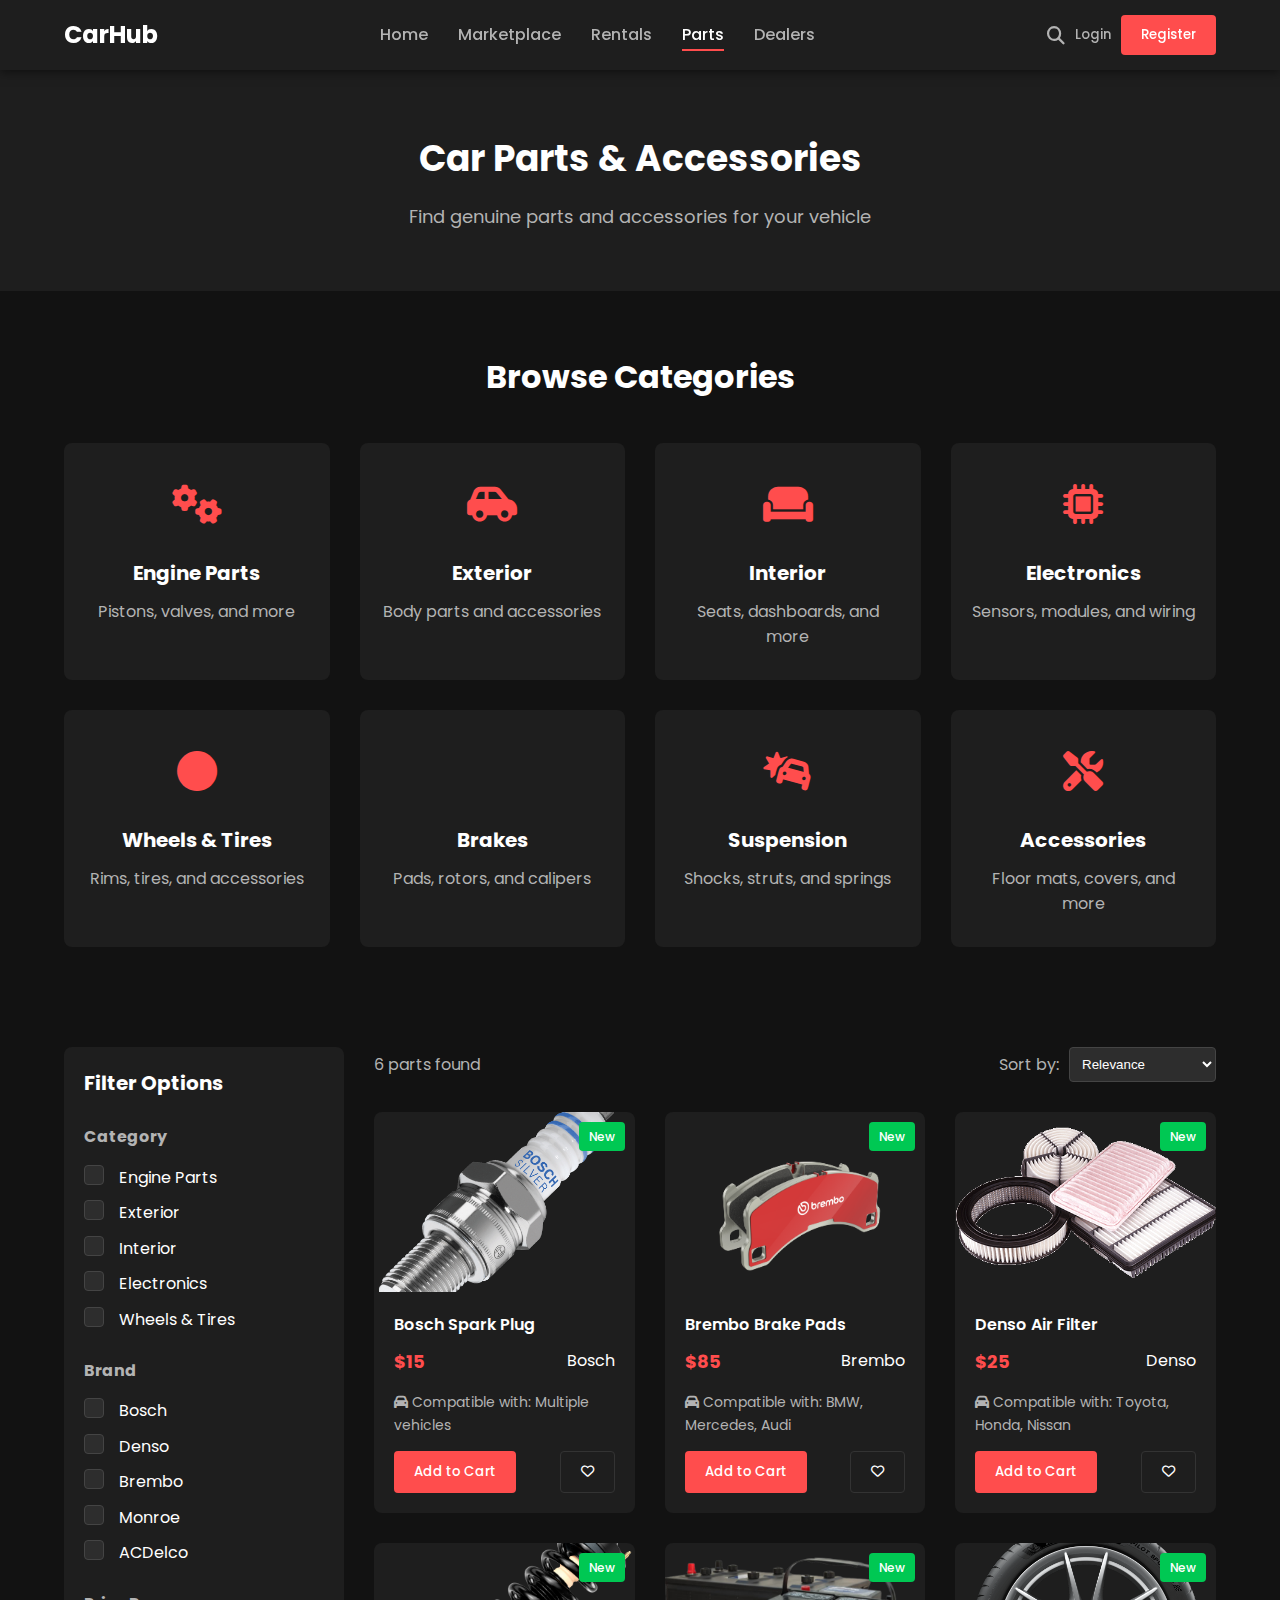
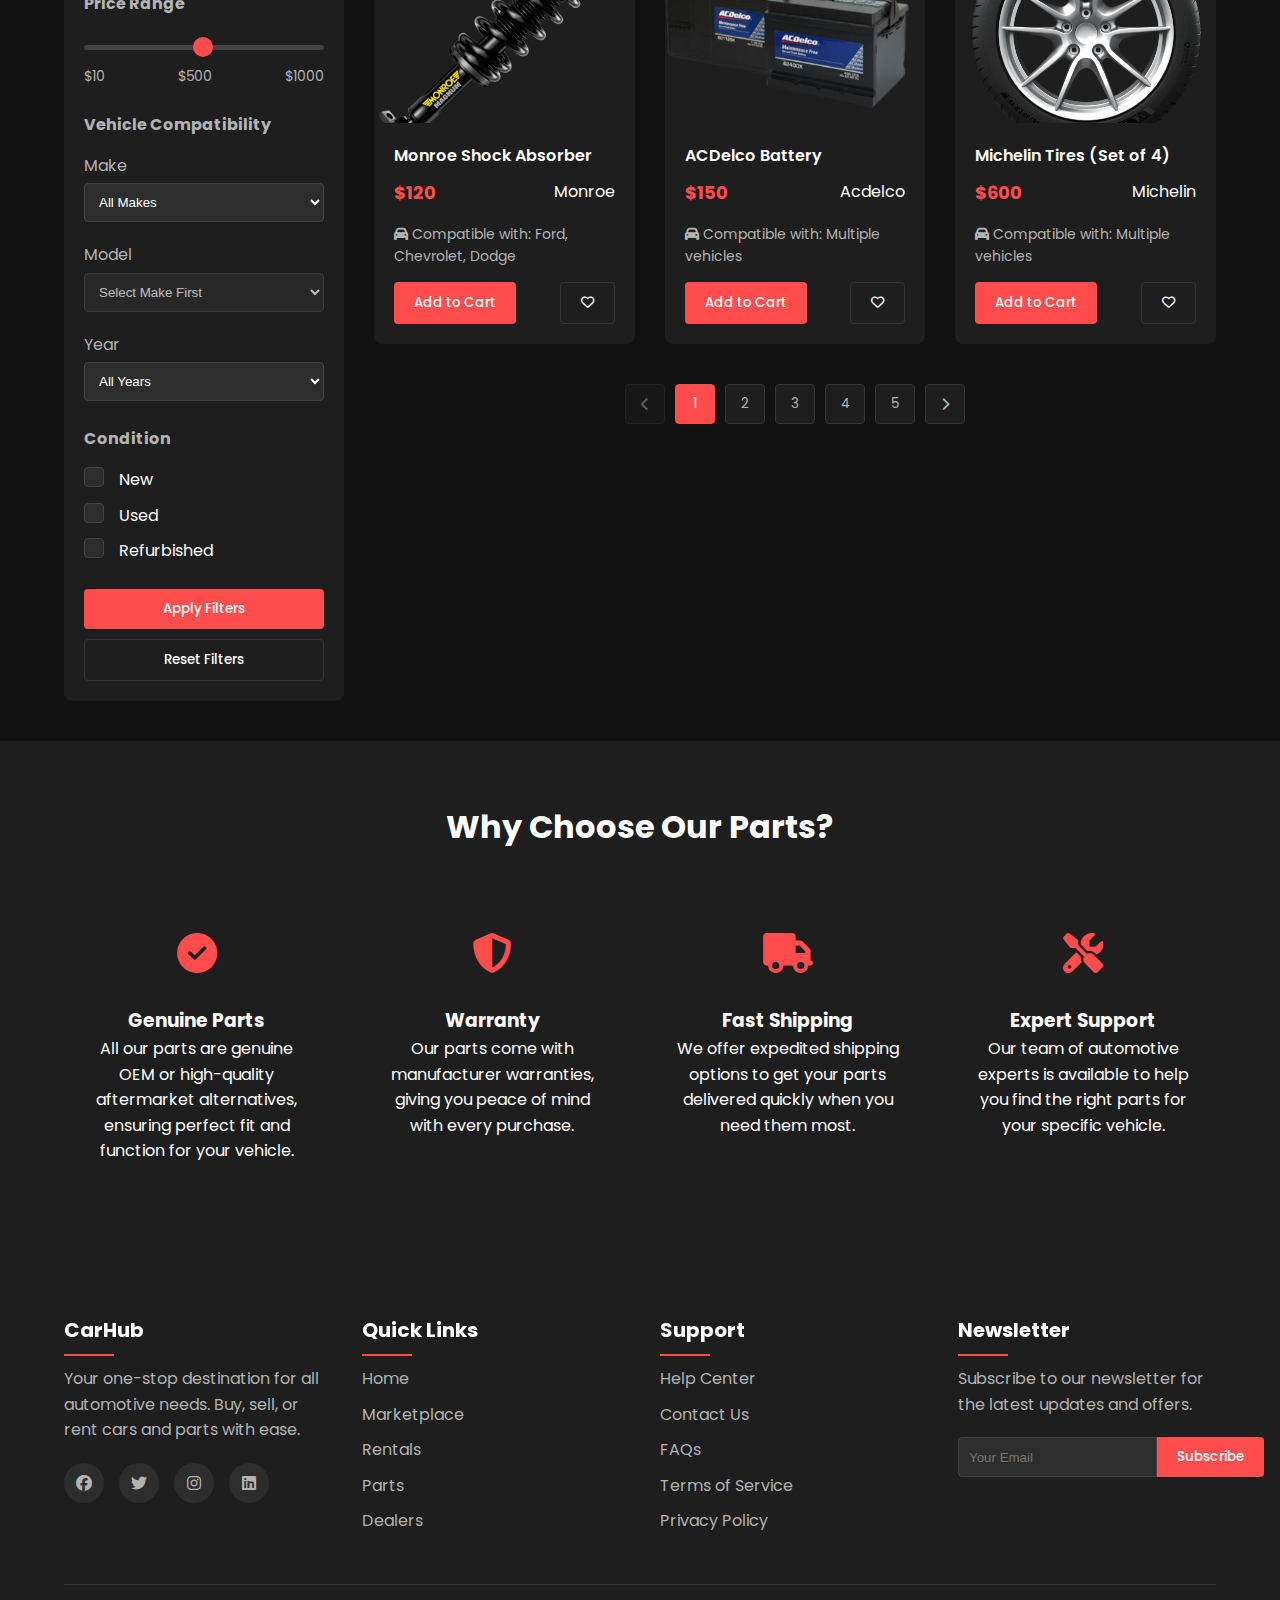
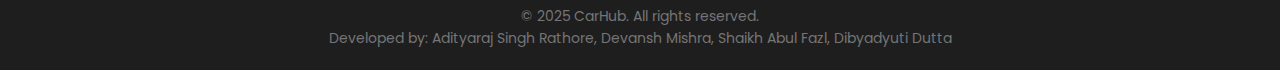
<file: parts.html>
<!DOCTYPE html>
<html lang="en">
  <head>
    <meta charset="UTF-8" />
    <meta name="viewport" content="width=device-width, initial-scale=1.0" />
    <link rel="icon" type="image/png" href="images/ch.png" />
    <title>Car Parts - CarHub</title>
    <link rel="stylesheet" href="styles.css" />
    <link
      rel="stylesheet"
      href="https://fonts.googleapis.com/css2?family=Poppins:wght@300;400;500;600;700&display=swap"
    />
    <link
      rel="stylesheet"
      href="https://cdnjs.cloudflare.com/ajax/libs/font-awesome/6.4.0/css/all.min.css"
    />
  </head>
  <body>
    <header>
      <div class="logo">
        <h1>CarHub</h1>
      </div>
      <nav>
        <ul>
          <li><a href="index.html">Home</a></li>
          <li><a href="marketplace.html">Marketplace</a></li>
          <li><a href="rentals.html">Rentals</a></li>
          <li><a href="parts.html" class="active">Parts</a></li>
          <li><a href="dealers.html">Dealers</a></li>
        </ul>
      </nav>
      <div class="user-actions">
        <button id="search-btn"><i class="fa-solid fa-search"></i></button>
        <button id="login-btn">Login</button>
        <button id="register-btn" class="btn-primary">Register</button>
      </div>
    </header>

    <div class="search-overlay" id="search-overlay">
      <div class="search-container">
        <input type="text" placeholder="Search cars, parts, dealers..." />
        <button class="close-search"><i class="fa-solid fa-times"></i></button>
      </div>
    </div>

    <main>
      <section class="page-header">
        <h1>Car Parts & Accessories</h1>
        <p>Find genuine parts and accessories for your vehicle</p>
      </section>

      <section class="parts-categories">
        <h2>Browse Categories</h2>
        <div class="category-cards">
          <div class="category-card" data-category="engine">
            <div class="card-icon"><i class="fa-solid fa-cogs"></i></div>
            <h3>Engine Parts</h3>
            <p>Pistons, valves, and more</p>
          </div>
          <div class="category-card" data-category="exterior">
            <div class="card-icon"><i class="fa-solid fa-car-side"></i></div>
            <h3>Exterior</h3>
            <p>Body parts and accessories</p>
          </div>
          <div class="category-card" data-category="interior">
            <div class="card-icon"><i class="fa-solid fa-couch"></i></div>
            <h3>Interior</h3>
            <p>Seats, dashboards, and more</p>
          </div>
          <div class="category-card" data-category="electronics">
            <div class="card-icon"><i class="fa-solid fa-microchip"></i></div>
            <h3>Electronics</h3>
            <p>Sensors, modules, and wiring</p>
          </div>
          <div class="category-card" data-category="wheels">
            <div class="card-icon"><i class="fa-solid fa-circle"></i></div>
            <h3>Wheels & Tires</h3>
            <p>Rims, tires, and accessories</p>
          </div>
          <div class="category-card" data-category="brakes">
            <div class="card-icon"><i class="fa-solid fa-brake-code"></i></div>
            <h3>Brakes</h3>
            <p>Pads, rotors, and calipers</p>
          </div>
          <div class="category-card" data-category="suspension">
            <div class="card-icon"><i class="fa-solid fa-car-crash"></i></div>
            <h3>Suspension</h3>
            <p>Shocks, struts, and springs</p>
          </div>
          <div class="category-card" data-category="accessories">
            <div class="card-icon"><i class="fa-solid fa-tools"></i></div>
            <h3>Accessories</h3>
            <p>Floor mats, covers, and more</p>
          </div>
        </div>
      </section>

      <section class="parts-content">
        <div class="filters-sidebar">
          <div class="filter-section">
            <h3>Filter Options</h3>
            <button id="mobile-filter-close" class="mobile-only">
              <i class="fa-solid fa-times"></i>
            </button>
          </div>

          <div class="filter-section">
            <h4>Category</h4>
            <div class="filter-options">
              <label class="checkbox-container">
                <input
                  type="checkbox"
                  value="engine"
                  class="parts-filter"
                  data-filter="category"
                />
                <span class="checkmark"></span>
                Engine Parts
              </label>
              <label class="checkbox-container">
                <input
                  type="checkbox"
                  value="exterior"
                  class="parts-filter"
                  data-filter="category"
                />
                <span class="checkmark"></span>
                Exterior
              </label>
              <label class="checkbox-container">
                <input
                  type="checkbox"
                  value="interior"
                  class="parts-filter"
                  data-filter="category"
                />
                <span class="checkmark"></span>
                Interior
              </label>
              <label class="checkbox-container">
                <input
                  type="checkbox"
                  value="electronics"
                  class="parts-filter"
                  data-filter="category"
                />
                <span class="checkmark"></span>
                Electronics
              </label>
              <label class="checkbox-container">
                <input
                  type="checkbox"
                  value="wheels"
                  class="parts-filter"
                  data-filter="category"
                />
                <span class="checkmark"></span>
                Wheels & Tires
              </label>
            </div>
          </div>

          <div class="filter-section">
            <h4>Brand</h4>
            <div class="filter-options">
              <label class="checkbox-container">
                <input
                  type="checkbox"
                  value="bosch"
                  class="parts-filter"
                  data-filter="brand"
                />
                <span class="checkmark"></span>
                Bosch
              </label>
              <label class="checkbox-container">
                <input
                  type="checkbox"
                  value="denso"
                  class="parts-filter"
                  data-filter="brand"
                />
                <span class="checkmark"></span>
                Denso
              </label>
              <label class="checkbox-container">
                <input
                  type="checkbox"
                  value="brembo"
                  class="parts-filter"
                  data-filter="brand"
                />
                <span class="checkmark"></span>
                Brembo
              </label>
              <label class="checkbox-container">
                <input
                  type="checkbox"
                  value="monroe"
                  class="parts-filter"
                  data-filter="brand"
                />
                <span class="checkmark"></span>
                Monroe
              </label>
              <label class="checkbox-container">
                <input
                  type="checkbox"
                  value="acdelco"
                  class="parts-filter"
                  data-filter="brand"
                />
                <span class="checkmark"></span>
                ACDelco
              </label>
            </div>
          </div>

          <div class="filter-section">
            <h4>Price Range</h4>
            <div class="range-slider">
              <input
                type="range"
                min="10"
                max="1000"
                value="500"
                class="slider"
                id="parts-price-range"
              />
              <div class="range-values">
                <span>$10</span>
                <span id="parts-price-value">$500</span>
                <span>$1000</span>
              </div>
            </div>
          </div>

          <div class="filter-section">
            <h4>Vehicle Compatibility</h4>
            <div class="form-group">
              <label for="vehicle-make">Make</label>
              <select id="vehicle-make">
                <option value="">All Makes</option>
                <option value="toyota">Toyota</option>
                <option value="honda">Honda</option>
                <option value="ford">Ford</option>
                <option value="bmw">BMW</option>
                <option value="mercedes">Mercedes-Benz</option>
              </select>
            </div>
            <div class="form-group">
              <label for="vehicle-model">Model</label>
              <select id="vehicle-model" disabled>
                <option value="">Select Make First</option>
              </select>
            </div>
            <div class="form-group">
              <label for="vehicle-year">Year</label>
              <select id="vehicle-year">
                <option value="">All Years</option>
                <option value="2023">2023</option>
                <option value="2022">2022</option>
                <option value="2021">2021</option>
                <option value="2020">2020</option>
                <option value="2019">2019</option>
              </select>
            </div>
          </div>

          <div class="filter-section">
            <h4>Condition</h4>
            <div class="filter-options">
              <label class="checkbox-container">
                <input
                  type="checkbox"
                  value="new"
                  class="parts-filter"
                  data-filter="condition"
                />
                <span class="checkmark"></span>
                New
              </label>
              <label class="checkbox-container">
                <input
                  type="checkbox"
                  value="used"
                  class="parts-filter"
                  data-filter="condition"
                />
                <span class="checkmark"></span>
                Used
              </label>
              <label class="checkbox-container">
                <input
                  type="checkbox"
                  value="refurbished"
                  class="parts-filter"
                  data-filter="condition"
                />
                <span class="checkmark"></span>
                Refurbished
              </label>
            </div>
          </div>

          <button class="btn-primary apply-filters" id="apply-parts-filters">
            Apply Filters
          </button>
          <button class="btn-secondary reset-filters" id="reset-parts-filters">
            Reset Filters
          </button>
        </div>

        <div class="parts-results">
          <div class="results-header">
            <button id="mobile-filter-toggle" class="mobile-only">
              <i class="fa-solid fa-filter"></i> Filters
            </button>
            <div class="results-count">
              <p><span id="parts-results-number">24</span> parts found</p>
            </div>
            <div class="sort-options">
              <label for="sort-parts-by">Sort by:</label>
              <select id="sort-parts-by">
                <option value="relevance">Relevance</option>
                <option value="price-low">Price: Low to High</option>
                <option value="price-high">Price: High to Low</option>
                <option value="rating">Rating</option>
                <option value="popularity">Popularity</option>
              </select>
            </div>
          </div>

          <div class="parts-grid" id="parts-listings">
            <!-- Parts listings will be populated by JavaScript -->
          </div>

          <div class="pagination">
            <button class="pagination-btn" disabled>
              <i class="fa-solid fa-chevron-left"></i>
            </button>
            <button class="pagination-btn active">1</button>
            <button class="pagination-btn">2</button>
            <button class="pagination-btn">3</button>
            <button class="pagination-btn">4</button>
            <button class="pagination-btn">5</button>
            <button class="pagination-btn">
              <i class="fa-solid fa-chevron-right"></i>
            </button>
          </div>
        </div>
      </section>

      <section class="parts-info">
        <div class="parts-info-content">
          <h2>Why Choose Our Parts?</h2>
          <div class="parts-info-grid">
            <div class="parts-info-card">
              <div class="info-icon">
                <i class="fa-solid fa-check-circle"></i>
              </div>
              <h3>Genuine Parts</h3>
              <p>
                All our parts are genuine OEM or high-quality aftermarket
                alternatives, ensuring perfect fit and function for your
                vehicle.
              </p>
            </div>
            <div class="parts-info-card">
              <div class="info-icon">
                <i class="fa-solid fa-shield-alt"></i>
              </div>
              <h3>Warranty</h3>
              <p>
                Our parts come with manufacturer warranties, giving you peace of
                mind with every purchase.
              </p>
            </div>
            <div class="parts-info-card">
              <div class="info-icon">
                <i class="fa-solid fa-truck"></i>
              </div>
              <h3>Fast Shipping</h3>
              <p>
                We offer expedited shipping options to get your parts delivered
                quickly when you need them most.
              </p>
            </div>
            <div class="parts-info-card">
              <div class="info-icon">
                <i class="fa-solid fa-tools"></i>
              </div>
              <h3>Expert Support</h3>
              <p>
                Our team of automotive experts is available to help you find the
                right parts for your specific vehicle.
              </p>
            </div>
          </div>
        </div>
      </section>
    </main>

    <footer>
      <div class="footer-content">
        <div class="footer-section">
          <h3>CarHub</h3>
          <p>
            Your one-stop destination for all automotive needs. Buy, sell, or
            rent cars and parts with ease.
          </p>
          <div class="social-icons">
            <a href="#"><i class="fa-brands fa-facebook"></i></a>
            <a href="#"><i class="fa-brands fa-twitter"></i></a>
            <a href="#"><i class="fa-brands fa-instagram"></i></a>
            <a href="#"><i class="fa-brands fa-linkedin"></i></a>
          </div>
        </div>
        <div class="footer-section">
          <h3>Quick Links</h3>
          <ul>
            <li><a href="index.html">Home</a></li>
            <li><a href="marketplace.html">Marketplace</a></li>
            <li><a href="rentals.html">Rentals</a></li>
            <li><a href="parts.html">Parts</a></li>
            <li><a href="dealers.html">Dealers</a></li>
          </ul>
        </div>
        <div class="footer-section">
          <h3>Support</h3>
          <ul>
            <li><a href="#">Help Center</a></li>
            <li><a href="#">Contact Us</a></li>
            <li><a href="#">FAQs</a></li>
            <li><a href="#">Terms of Service</a></li>
            <li><a href="#">Privacy Policy</a></li>
          </ul>
        </div>
        <div class="footer-section">
          <h3>Newsletter</h3>
          <p>Subscribe to our newsletter for the latest updates and offers.</p>
          <div class="newsletter-form">
            <input type="email" placeholder="Your Email" />
            <button class="btn-primary">Subscribe</button>
          </div>
        </div>
      </div>
      <div class="footer-bottom">
        <p>&copy; 2025 CarHub. All rights reserved.</p>
        <p>
          Developed by: Adityaraj Singh Rathore, Devansh Mishra, Shaikh Abul
          Fazl, Dibyadyuti Dutta
        </p>
      </div>
    </footer>

    <!-- Login Modal -->
    <div class="modal" id="login-modal">
      <div class="modal-content">
        <span class="close-modal">&times;</span>
        <h2>Login</h2>
        <form id="login-form">
          <div class="form-group">
            <label for="login-email">Email</label>
            <input type="email" id="login-email" required />
          </div>
          <div class="form-group">
            <label for="login-password">Password</label>
            <input type="password" id="login-password" required />
          </div>
          <div class="form-actions">
            <button type="submit" class="btn-primary">Login</button>
            <p>
              Don't have an account?
              <a href="#" id="switch-to-register">Register</a>
            </p>
          </div>
        </form>
      </div>
    </div>

    <!-- Register Modal -->
    <div class="modal" id="register-modal">
      <div class="modal-content">
        <span class="close-modal">&times;</span>
        <h2>Register</h2>
        <form id="register-form">
          <div class="form-group">
            <label for="register-name">Full Name</label>
            <input type="text" id="register-name" required />
          </div>
          <div class="form-group">
            <label for="register-email">Email</label>
            <input type="email" id="register-email" required />
          </div>
          <div class="form-group">
            <label for="register-phone">Phone Number</label>
            <input type="tel" id="register-phone" required />
          </div>
          <div class="form-group">
            <label for="register-password">Password</label>
            <input type="password" id="register-password" required />
          </div>
          <div class="form-group">
            <label for="register-confirm-password">Confirm Password</label>
            <input type="password" id="register-confirm-password" required />
          </div>
          <div class="form-group">
            <label for="register-role">I am a:</label>
            <select id="register-role" required>
              <option value="buyer">Buyer</option>
              <option value="seller">Seller</option>
              <option value="dealer">Dealer</option>
            </select>
          </div>
          <div class="form-actions">
            <button type="submit" class="btn-primary">Register</button>
            <p>
              Already have an account?
              <a href="#" id="switch-to-login">Login</a>
            </p>
          </div>
        </form>
      </div>
    </div>

    <script src="script.js"></script>
  </body>
</html>
</file>
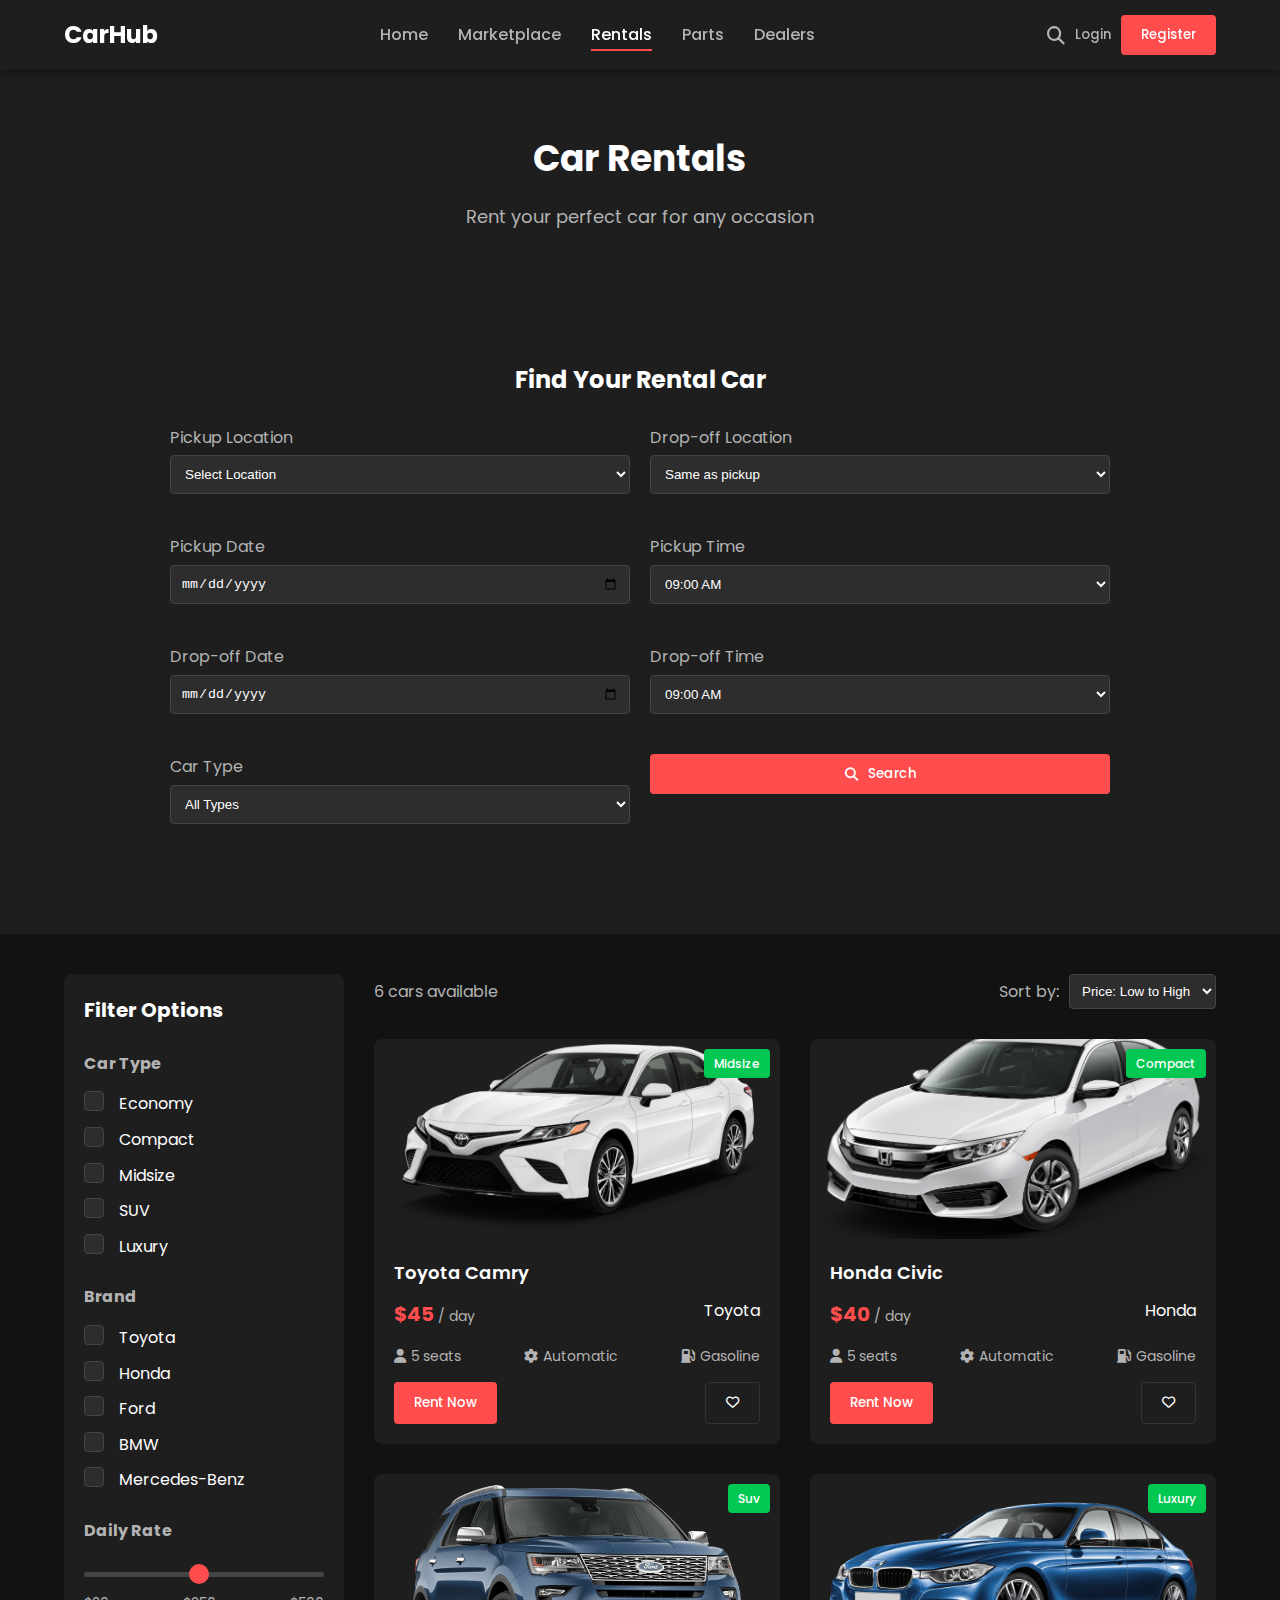
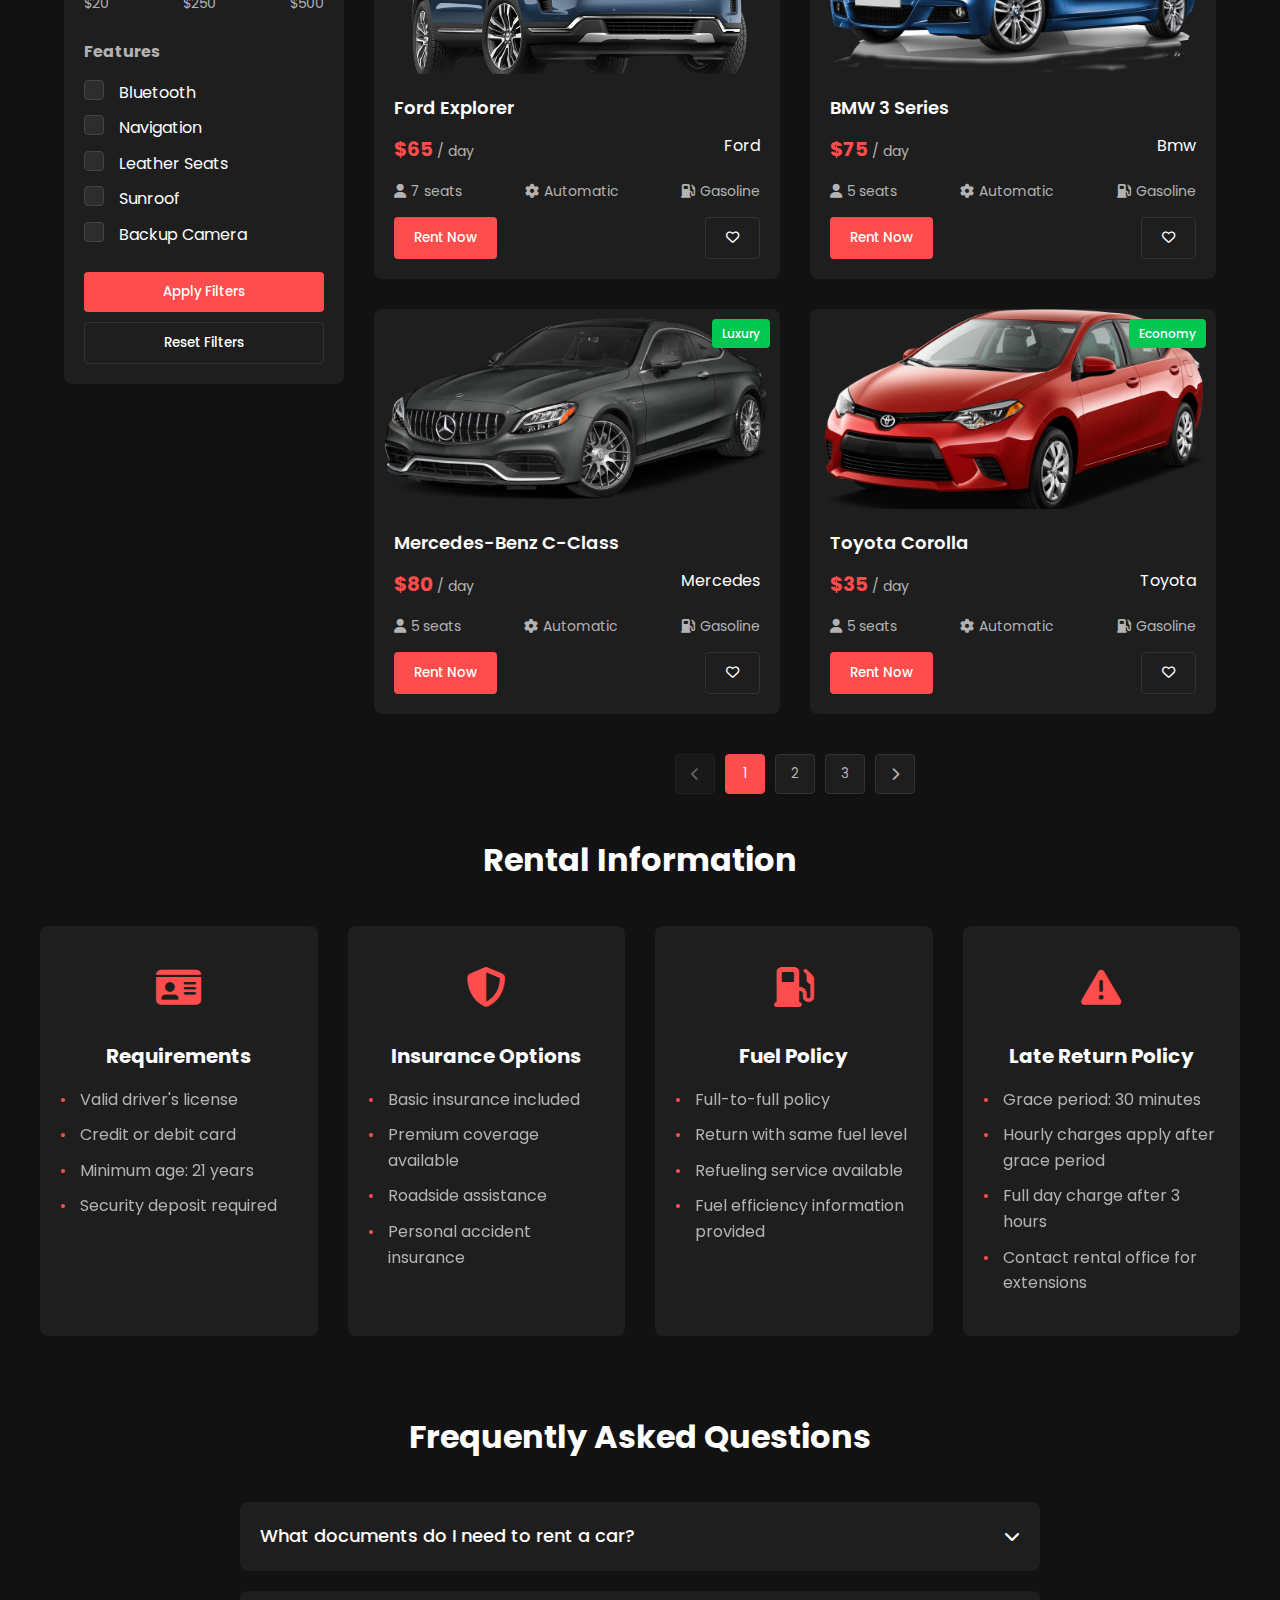
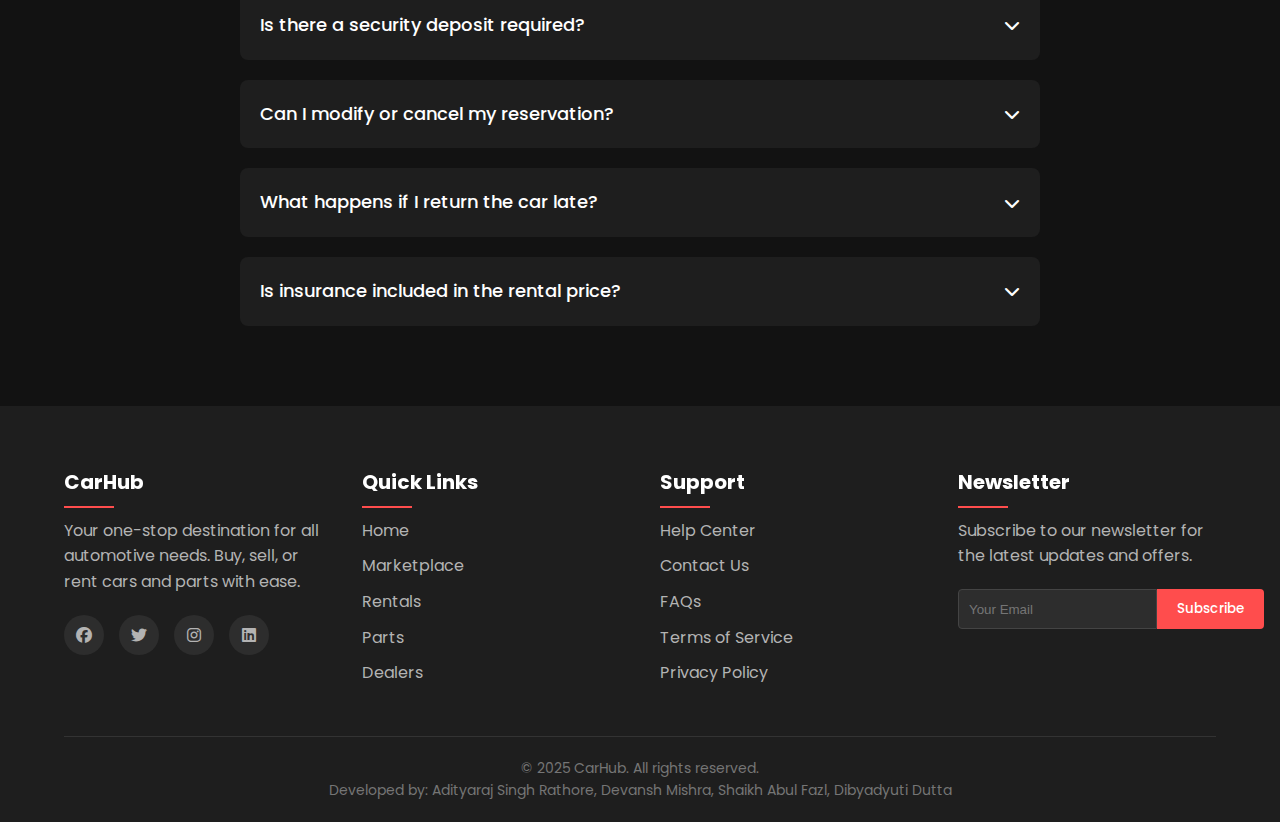
<file: rentals.html>
<!DOCTYPE html>
<html lang="en">
  <head>
    <meta charset="UTF-8" />
    <meta name="viewport" content="width=device-width, initial-scale=1.0" />
    <link rel="icon" type="image/png" href="images/ch.png" />
    <title>Car Rentals - CarHub</title>
    <link rel="stylesheet" href="styles.css" />
    <link
      rel="stylesheet"
      href="https://fonts.googleapis.com/css2?family=Poppins:wght@300;400;500;600;700&display=swap"
    />
    <link
      rel="stylesheet"
      href="https://cdnjs.cloudflare.com/ajax/libs/font-awesome/6.4.0/css/all.min.css"
    />
  </head>
  <body>
    <header>
      <div class="logo">
        <h1>CarHub</h1>
      </div>
      <nav>
        <ul>
          <li><a href="index.html">Home</a></li>
          <li><a href="marketplace.html">Marketplace</a></li>
          <li><a href="rentals.html" class="active">Rentals</a></li>
          <li><a href="parts.html">Parts</a></li>
          <li><a href="dealers.html">Dealers</a></li>
        </ul>
      </nav>
      <div class="user-actions">
        <button id="search-btn"><i class="fa-solid fa-search"></i></button>
        <button id="login-btn">Login</button>
        <button id="register-btn" class="btn-primary">Register</button>
      </div>
    </header>

    <div class="search-overlay" id="search-overlay">
      <div class="search-container">
        <input type="text" placeholder="Search cars, parts, dealers..." />
        <button class="close-search"><i class="fa-solid fa-times"></i></button>
      </div>
    </div>

    <main>
      <section class="page-header">
        <h1>Car Rentals</h1>
        <p>Rent your perfect car for any occasion</p>
      </section>

      <section class="rental-search">
        <div class="rental-search-form">
          <h2>Find Your Rental Car</h2>
          <form id="rental-search-form">
            <div class="form-row">
              <div class="form-group">
                <label for="pickup-location">Pickup Location</label>
                <select id="pickup-location" required>
                  <option value="">Select Location</option>
                  <option value="new-york">New York</option>
                  <option value="los-angeles">Los Angeles</option>
                  <option value="chicago">Chicago</option>
                  <option value="houston">Houston</option>
                  <option value="miami">Miami</option>
                </select>
              </div>
              <div class="form-group">
                <label for="dropoff-location">Drop-off Location</label>
                <select id="dropoff-location">
                  <option value="">Same as pickup</option>
                  <option value="new-york">New York</option>
                  <option value="los-angeles">Los Angeles</option>
                  <option value="chicago">Chicago</option>
                  <option value="houston">Houston</option>
                  <option value="miami">Miami</option>
                </select>
              </div>
            </div>
            <div class="form-row">
              <div class="form-group">
                <label for="pickup-date">Pickup Date</label>
                <input type="date" id="pickup-date" required />
              </div>
              <div class="form-group">
                <label for="pickup-time">Pickup Time</label>
                <select id="pickup-time" required>
                  <option value="09:00">09:00 AM</option>
                  <option value="10:00">10:00 AM</option>
                  <option value="11:00">11:00 AM</option>
                  <option value="12:00">12:00 PM</option>
                  <option value="13:00">01:00 PM</option>
                  <option value="14:00">02:00 PM</option>
                  <option value="15:00">03:00 PM</option>
                  <option value="16:00">04:00 PM</option>
                  <option value="17:00">05:00 PM</option>
                </select>
              </div>
            </div>
            <div class="form-row">
              <div class="form-group">
                <label for="dropoff-date">Drop-off Date</label>
                <input type="date" id="dropoff-date" required />
              </div>
              <div class="form-group">
                <label for="dropoff-time">Drop-off Time</label>
                <select id="dropoff-time" required>
                  <option value="09:00">09:00 AM</option>
                  <option value="10:00">10:00 AM</option>
                  <option value="11:00">11:00 AM</option>
                  <option value="12:00">12:00 PM</option>
                  <option value="13:00">01:00 PM</option>
                  <option value="14:00">02:00 PM</option>
                  <option value="15:00">03:00 PM</option>
                  <option value="16:00">04:00 PM</option>
                  <option value="17:00">05:00 PM</option>
                </select>
              </div>
            </div>
            <div class="form-row">
              <div class="form-group">
                <label for="car-type">Car Type</label>
                <select id="car-type">
                  <option value="">All Types</option>
                  <option value="economy">Economy</option>
                  <option value="compact">Compact</option>
                  <option value="midsize">Midsize</option>
                  <option value="suv">SUV</option>
                  <option value="luxury">Luxury</option>
                </select>
              </div>
              <div class="form-group">
                <button type="submit" class="btn-primary search-btn">
                  <i class="fa-solid fa-search"></i> Search
                </button>
              </div>
            </div>
          </form>
        </div>
      </section>

      <section class="rental-content">
        <div class="filters-sidebar">
          <div class="filter-section">
            <h3>Filter Options</h3>
            <button id="mobile-filter-close" class="mobile-only">
              <i class="fa-solid fa-times"></i>
            </button>
          </div>

          <div class="filter-section">
            <h4>Car Type</h4>
            <div class="filter-options">
              <label class="checkbox-container">
                <input
                  type="checkbox"
                  value="economy"
                  class="rental-filter"
                  data-filter="type"
                />
                <span class="checkmark"></span>
                Economy
              </label>
              <label class="checkbox-container">
                <input
                  type="checkbox"
                  value="compact"
                  class="rental-filter"
                  data-filter="type"
                />
                <span class="checkmark"></span>
                Compact
              </label>
              <label class="checkbox-container">
                <input
                  type="checkbox"
                  value="midsize"
                  class="rental-filter"
                  data-filter="type"
                />
                <span class="checkmark"></span>
                Midsize
              </label>
              <label class="checkbox-container">
                <input
                  type="checkbox"
                  value="suv"
                  class="rental-filter"
                  data-filter="type"
                />
                <span class="checkmark"></span>
                SUV
              </label>
              <label class="checkbox-container">
                <input
                  type="checkbox"
                  value="luxury"
                  class="rental-filter"
                  data-filter="type"
                />
                <span class="checkmark"></span>
                Luxury
              </label>
            </div>
          </div>

          <div class="filter-section">
            <h4>Brand</h4>
            <div class="filter-options">
              <label class="checkbox-container">
                <input
                  type="checkbox"
                  value="toyota"
                  class="rental-filter"
                  data-filter="brand"
                />
                <span class="checkmark"></span>
                Toyota
              </label>
              <label class="checkbox-container">
                <input
                  type="checkbox"
                  value="honda"
                  class="rental-filter"
                  data-filter="brand"
                />
                <span class="checkmark"></span>
                Honda
              </label>
              <label class="checkbox-container">
                <input
                  type="checkbox"
                  value="ford"
                  class="rental-filter"
                  data-filter="brand"
                />
                <span class="checkmark"></span>
                Ford
              </label>
              <label class="checkbox-container">
                <input
                  type="checkbox"
                  value="bmw"
                  class="rental-filter"
                  data-filter="brand"
                />
                <span class="checkmark"></span>
                BMW
              </label>
              <label class="checkbox-container">
                <input
                  type="checkbox"
                  value="mercedes"
                  class="rental-filter"
                  data-filter="brand"
                />
                <span class="checkmark"></span>
                Mercedes-Benz
              </label>
            </div>
          </div>

          <div class="filter-section">
            <h4>Daily Rate</h4>
            <div class="range-slider">
              <input
                type="range"
                min="20"
                max="500"
                value="250"
                class="slider"
                id="rental-price-range"
              />
              <div class="range-values">
                <span>$20</span>
                <span id="rental-price-value">$250</span>
                <span>$500</span>
              </div>
            </div>
          </div>

          <div class="filter-section">
            <h4>Features</h4>
            <div class="filter-options">
              <label class="checkbox-container">
                <input
                  type="checkbox"
                  value="bluetooth"
                  class="rental-filter"
                  data-filter="features"
                />
                <span class="checkmark"></span>
                Bluetooth
              </label>
              <label class="checkbox-container">
                <input
                  type="checkbox"
                  value="navigation"
                  class="rental-filter"
                  data-filter="features"
                />
                <span class="checkmark"></span>
                Navigation
              </label>
              <label class="checkbox-container">
                <input
                  type="checkbox"
                  value="leather"
                  class="rental-filter"
                  data-filter="features"
                />
                <span class="checkmark"></span>
                Leather Seats
              </label>
              <label class="checkbox-container">
                <input
                  type="checkbox"
                  value="sunroof"
                  class="rental-filter"
                  data-filter="features"
                />
                <span class="checkmark"></span>
                Sunroof
              </label>
              <label class="checkbox-container">
                <input
                  type="checkbox"
                  value="camera"
                  class="rental-filter"
                  data-filter="features"
                />
                <span class="checkmark"></span>
                Backup Camera
              </label>
            </div>
          </div>

          <button class="btn-primary apply-filters" id="apply-rental-filters">
            Apply Filters
          </button>
          <button class="btn-secondary reset-filters" id="reset-rental-filters">
            Reset Filters
          </button>
        </div>

        <div class="rental-results">
          <div class="results-header">
            <button id="mobile-filter-toggle" class="mobile-only">
              <i class="fa-solid fa-filter"></i> Filters
            </button>
            <div class="results-count">
              <p><span id="rental-results-number">12</span> cars available</p>
            </div>
            <div class="sort-options">
              <label for="sort-by">Sort by:</label>
              <select id="sort-rentals-by">
                <option value="price-low">Price: Low to High</option>
                <option value="price-high">Price: High to Low</option>
                <option value="popularity">Popularity</option>
                <option value="rating">Rating</option>
              </select>
            </div>
          </div>

          <div class="rental-grid" id="rental-listings">
            <!-- Rental listings will be populated by JavaScript -->
          </div>

          <div class="pagination">
            <button class="pagination-btn" disabled>
              <i class="fa-solid fa-chevron-left"></i>
            </button>
            <button class="pagination-btn active">1</button>
            <button class="pagination-btn">2</button>
            <button class="pagination-btn">3</button>
            <button class="pagination-btn">
              <i class="fa-solid fa-chevron-right"></i>
            </button>
          </div>
        </div>
      </section>

      <section class="rental-info">
        <div class="rental-info-content">
          <h2>Rental Information</h2>
          <div class="rental-info-grid">
            <div class="rental-info-card">
              <div class="info-icon">
                <i class="fa-solid fa-id-card"></i>
              </div>
              <h3>Requirements</h3>
              <ul>
                <li>Valid driver's license</li>
                <li>Credit or debit card</li>
                <li>Minimum age: 21 years</li>
                <li>Security deposit required</li>
              </ul>
            </div>
            <div class="rental-info-card">
              <div class="info-icon">
                <i class="fa-solid fa-shield-alt"></i>
              </div>
              <h3>Insurance Options</h3>
              <ul>
                <li>Basic insurance included</li>
                <li>Premium coverage available</li>
                <li>Roadside assistance</li>
                <li>Personal accident insurance</li>
              </ul>
            </div>
            <div class="rental-info-card">
              <div class="info-icon">
                <i class="fa-solid fa-gas-pump"></i>
              </div>
              <h3>Fuel Policy</h3>
              <ul>
                <li>Full-to-full policy</li>
                <li>Return with same fuel level</li>
                <li>Refueling service available</li>
                <li>Fuel efficiency information provided</li>
              </ul>
            </div>
            <div class="rental-info-card">
              <div class="info-icon">
                <i class="fa-solid fa-exclamation-triangle"></i>
              </div>
              <h3>Late Return Policy</h3>
              <ul>
                <li>Grace period: 30 minutes</li>
                <li>Hourly charges apply after grace period</li>
                <li>Full day charge after 3 hours</li>
                <li>Contact rental office for extensions</li>
              </ul>
            </div>
          </div>
        </div>
      </section>

      <section class="rental-faq">
        <h2>Frequently Asked Questions</h2>
        <div class="faq-container">
          <div class="faq-item">
            <div class="faq-question">
              <h3>What documents do I need to rent a car?</h3>
              <i class="fa-solid fa-chevron-down"></i>
            </div>
            <div class="faq-answer">
              <p>
                To rent a car, you'll need a valid driver's license, a credit or
                debit card in your name, and a form of identification (passport
                or ID card). International renters may need an International
                Driving Permit along with their national driver's license.
              </p>
            </div>
          </div>
          <div class="faq-item">
            <div class="faq-question">
              <h3>Is there a security deposit required?</h3>
              <i class="fa-solid fa-chevron-down"></i>
            </div>
            <div class="faq-answer">
              <p>
                Yes, a security deposit is required for all rentals. The amount
                varies depending on the vehicle type and rental duration. The
                deposit is typically held on your credit card and released after
                the vehicle is returned in the same condition.
              </p>
            </div>
          </div>
          <div class="faq-item">
            <div class="faq-question">
              <h3>Can I modify or cancel my reservation?</h3>
              <i class="fa-solid fa-chevron-down"></i>
            </div>
            <div class="faq-answer">
              <p>
                Yes, you can modify or cancel your reservation through your
                account or by contacting our customer service. Modifications are
                subject to vehicle availability. Cancellations made at least 48
                hours before the pickup time are free of charge. Late
                cancellations may incur a fee.
              </p>
            </div>
          </div>
          <div class="faq-item">
            <div class="faq-question">
              <h3>What happens if I return the car late?</h3>
              <i class="fa-solid fa-chevron-down"></i>
            </div>
            <div class="faq-answer">
              <p>
                We provide a 30-minute grace period for returns. After that,
                hourly charges will apply. If you're more than 3 hours late,
                you'll be charged for an additional day. To avoid extra charges,
                you can extend your rental by contacting our customer service.
              </p>
            </div>
          </div>
          <div class="faq-item">
            <div class="faq-question">
              <h3>Is insurance included in the rental price?</h3>
              <i class="fa-solid fa-chevron-down"></i>
            </div>
            <div class="faq-answer">
              <p>
                Basic insurance is included in all our rental prices, covering
                liability and collision damage with a deductible. We offer
                additional insurance options for comprehensive coverage,
                including zero-deductible options, personal accident insurance,
                and roadside assistance.
              </p>
            </div>
          </div>
        </div>
      </section>
    </main>

    <footer>
      <div class="footer-content">
        <div class="footer-section">
          <h3>CarHub</h3>
          <p>
            Your one-stop destination for all automotive needs. Buy, sell, or
            rent cars and parts with ease.
          </p>
          <div class="social-icons">
            <a href="#"><i class="fa-brands fa-facebook"></i></a>
            <a href="#"><i class="fa-brands fa-twitter"></i></a>
            <a href="#"><i class="fa-brands fa-instagram"></i></a>
            <a href="#"><i class="fa-brands fa-linkedin"></i></a>
          </div>
        </div>
        <div class="footer-section">
          <h3>Quick Links</h3>
          <ul>
            <li><a href="index.html">Home</a></li>
            <li><a href="marketplace.html">Marketplace</a></li>
            <li><a href="rentals.html">Rentals</a></li>
            <li><a href="parts.html">Parts</a></li>
            <li><a href="dealers.html">Dealers</a></li>
          </ul>
        </div>
        <div class="footer-section">
          <h3>Support</h3>
          <ul>
            <li><a href="#">Help Center</a></li>
            <li><a href="#">Contact Us</a></li>
            <li><a href="#">FAQs</a></li>
            <li><a href="#">Terms of Service</a></li>
            <li><a href="#">Privacy Policy</a></li>
          </ul>
        </div>
        <div class="footer-section">
          <h3>Newsletter</h3>
          <p>Subscribe to our newsletter for the latest updates and offers.</p>
          <div class="newsletter-form">
            <input type="email" placeholder="Your Email" />
            <button class="btn-primary">Subscribe</button>
          </div>
        </div>
      </div>
      <div class="footer-bottom">
        <p>&copy; 2025 CarHub. All rights reserved.</p>
        <p>
          Developed by: Adityaraj Singh Rathore, Devansh Mishra, Shaikh Abul
          Fazl, Dibyadyuti Dutta
        </p>
      </div>
    </footer>

    <!-- Login Modal -->
    <div class="modal" id="login-modal">
      <div class="modal-content">
        <span class="close-modal">&times;</span>
        <h2>Login</h2>
        <form id="login-form">
          <div class="form-group">
            <label for="login-email">Email</label>
            <input type="email" id="login-email" required />
          </div>
          <div class="form-group">
            <label for="login-password">Password</label>
            <input type="password" id="login-password" required />
          </div>
          <div class="form-actions">
            <button type="submit" class="btn-primary">Login</button>
            <p>
              Don't have an account?
              <a href="#" id="switch-to-register">Register</a>
            </p>
          </div>
        </form>
      </div>
    </div>

    <!-- Register Modal -->
    <div class="modal" id="register-modal">
      <div class="modal-content">
        <span class="close-modal">&times;</span>
        <h2>Register</h2>
        <form id="register-form">
          <div class="form-group">
            <label for="register-name">Full Name</label>
            <input type="text" id="register-name" required />
          </div>
          <div class="form-group">
            <label for="register-email">Email</label>
            <input type="email" id="register-email" required />
          </div>
          <div class="form-group">
            <label for="register-phone">Phone Number</label>
            <input type="tel" id="register-phone" required />
          </div>
          <div class="form-group">
            <label for="register-password">Password</label>
            <input type="password" id="register-password" required />
          </div>
          <div class="form-group">
            <label for="register-confirm-password">Confirm Password</label>
            <input type="password" id="register-confirm-password" required />
          </div>
          <div class="form-group">
            <label for="register-role">I am a:</label>
            <select id="register-role" required>
              <option value="buyer">Buyer</option>
              <option value="seller">Seller</option>
              <option value="dealer">Dealer</option>
            </select>
          </div>
          <div class="form-actions">
            <button type="submit" class="btn-primary">Register</button>
            <p>
              Already have an account?
              <a href="#" id="switch-to-login">Login</a>
            </p>
          </div>
        </form>
      </div>
    </div>

    <script src="script.js"></script>
  </body>
</html>
</file>
<file: styles.css>
/* Base Styles and Variables */
:root {
    --bg-primary: #121212;
    --bg-secondary: #1e1e1e;
    --bg-tertiary: #2d2d2d;
    --text-primary: #ffffff;
    --text-secondary: #b3b3b3;
    --text-tertiary: #757575;
    --accent-primary: #ff4d4d;
    --accent-secondary: #3d5afe;
    --accent-tertiary: #00c853;
    --border-color: #333333;
    --card-bg: #1e1e1e;
    --card-hover: #2a2a2a;
    --input-bg: #2d2d2d;
    --input-border: #444444;
    --shadow-color: rgba(0, 0, 0, 0.5);
    --success-color: #00c853;
    --warning-color: #ffd600;
    --error-color: #ff1744;
    --transition-speed: 0.3s;
    }
    
    * {
    margin: 0;
    padding: 0;
    box-sizing: border-box;
    }
    
    body {
    font-family: 'Poppins', sans-serif;
    background-color: var(--bg-primary);
    color: var(--text-primary);
    line-height: 1.6;
    }
    
    a {
    text-decoration: none;
    color: var(--accent-secondary);
    transition: color var(--transition-speed);
    }
    
    a:hover {
    color: var(--text-primary);
    }
    
    ul {
    list-style: none;
    }
    
    img {
    max-width: 100%;
    height: auto;
    }
    
    button {
    cursor: pointer;
    font-family: 'Poppins', sans-serif;
    }
    
    .btn-primary {
    background-color: var(--accent-primary);
    color: var(--text-primary);
    border: none;
    padding: 10px 20px;
    border-radius: 4px;
    font-weight: 500;
    transition: background-color var(--transition-speed);
    }
    
    .btn-primary:hover {
    background-color: #ff3333;
    }
    
    .btn-secondary {
    background-color: var(--accent-secondary);
    color: var(--text-primary);
    border: none;
    padding: 10px 20px;
    border-radius: 4px;
    font-weight: 500;
    transition: background-color var(--transition-speed);
    }
    
    .btn-secondary:hover {
    background-color: #3040ff;
    }
    
    .btn-outline {
    background-color: transparent;
    color: var(--text-primary);
    border: 1px solid var(--border-color);
    padding: 10px 20px;
    border-radius: 4px;
    font-weight: 500;
    transition: all var(--transition-speed);
    }
    
    .btn-outline:hover {
    border-color: var(--accent-primary);
    color: var(--accent-primary);
    }
    
    /* Header Styles */
    header {
    background-color: var(--bg-secondary);
    padding: 15px 5%;
    display: flex;
    justify-content: space-between;
    align-items: center;
    position: sticky;
    top: 0;
    z-index: 100;
    box-shadow: 0 2px 10px var(--shadow-color);
    }
    
    .logo h1 {
    font-size: 24px;
    font-weight: 700;
    color: var(--text-primary);
    }
    
    nav ul {
    display: flex;
    }
    
    nav ul li {
    margin: 0 15px;
    }
    
    nav ul li a {
    color: var(--text-secondary);
    font-weight: 500;
    transition: color var(--transition-speed);
    position: relative;
    }
    
    nav ul li a:hover,
    nav ul li a.active {
    color: var(--text-primary);
    }
    
    nav ul li a.active::after {
    content: '';
    position: absolute;
    bottom: -5px;
    left: 0;
    width: 100%;
    height: 2px;
    background-color: var(--accent-primary);
    }
    
    .user-actions {
    display: flex;
    align-items: center;
    }
    
    .user-actions button {
    margin-left: 10px;
    }
    
    #search-btn {
    background: none;
    border: none;
    color: var(--text-secondary);
    font-size: 18px;
    transition: color var(--transition-speed);
    }
    
    #search-btn:hover {
    color: var(--text-primary);
    }
    
    #login-btn {
    background: none;
    border: none;
    color: var(--text-secondary);
    font-weight: 500;
    transition: color var(--transition-speed);
    }
    
    #login-btn:hover {
    color: var(--text-primary);
    }
    
    /* Search Overlay */
    .search-overlay {
    position: fixed;
    top: 0;
    left: 0;
    width: 100%;
    height: 100%;
    background-color: rgba(0, 0, 0, 0.9);
    display: flex;
    justify-content: center;
    align-items: center;
    z-index: 1000;
    opacity: 0;
    visibility: hidden;
    transition: all var(--transition-speed);
    }
    
    .search-overlay.active {
    opacity: 1;
    visibility: visible;
    }
    
    .search-container {
    width: 80%;
    max-width: 800px;
    position: relative;
    }
    
    .search-container input {
    width: 100%;
    padding: 15px 20px;
    font-size: 18px;
    background-color: var(--input-bg);
    border: 1px solid var(--input-border);
    color: var(--text-primary);
    border-radius: 4px;
    }
    
    .close-search {
    position: absolute;
    top: 50%;
    right: 15px;
    transform: translateY(-50%);
    background: none;
    border: none;
    color: var(--text-secondary);
    font-size: 20px;
    cursor: pointer;
    transition: color var(--transition-speed);
    }
    
    .close-search:hover {
    color: var(--text-primary);
    }
    
    /* Hero Section */
    .hero {
    display: flex;
    align-items: center;
    justify-content: space-between;
    padding: 60px 5%;
    background-color: var(--bg-secondary);
    overflow: hidden;
    }
    
    .hero-content {
    flex: 1;
    max-width: 600px;
    }
    
    .hero-content h1 {
    font-size: 48px;
    font-weight: 700;
    margin-bottom: 20px;
    line-height: 1.2;
    }
    
    .hero-content p {
    font-size: 18px;
    color: var(--text-secondary);
    margin-bottom: 30px;
    }
    
    .hero-buttons {
    display: flex;
    gap: 15px;
    }
    
    .hero-image {
    flex: 1;
    display: flex;
    justify-content: flex-end;
    position: relative;
    }
    
    .hero-image img {
    max-width: 100%;
    height: auto;
    animation: float 6s ease-in-out infinite;
    }
    
    @keyframes float {
    0% {
        transform: translateY(0px);
    }
    50% {
        transform: translateY(-20px);
    }
    100% {
        transform: translateY(0px);
    }
    }
    
    /* Featured Categories */
    .featured-categories {
    padding: 60px 5%;
    text-align: center;
    }
    
    .featured-categories h2 {
    font-size: 32px;
    margin-bottom: 40px;
    }
    
    .category-cards {
    display: grid;
    grid-template-columns: repeat(auto-fit, minmax(250px, 1fr));
    gap: 30px;
    }
    
    .category-card {
    background-color: var(--card-bg);
    border-radius: 8px;
    padding: 30px 20px;
    transition: transform var(--transition-speed), background-color var(--transition-speed);
    cursor: pointer;
    }
    
    .category-card:hover {
    transform: translateY(-10px);
    background-color: var(--card-hover);
    }
    
    .card-icon {
    font-size: 40px;
    margin-bottom: 20px;
    color: var(--accent-primary);
    }
    
    .category-card h3 {
    font-size: 20px;
    margin-bottom: 10px;
    }
    
    .category-card p {
    color: var(--text-secondary);
    }
    
    /* Featured Cars */
    .featured-cars {
    padding: 60px 5%;
    }
    
    .section-header {
    display: flex;
    justify-content: space-between;
    align-items: center;
    margin-bottom: 30px;
    }
    
    .section-header h2 {
    font-size: 32px;
    }
    
    .view-all {
    color: var(--accent-primary);
    font-weight: 500;
    transition: color var(--transition-speed);
    }
    
    .view-all:hover {
    color: var(--text-primary);
    }
    
    .car-cards {
    display: grid;
    grid-template-columns: repeat(auto-fit, minmax(280px, 1fr));
    gap: 30px;
    }
    
    .car-card {
    background-color: var(--card-bg);
    border-radius: 8px;
    overflow: hidden;
    transition: transform var(--transition-speed), box-shadow var(--transition-speed);
    }
    
    .car-card:hover {
    transform: translateY(-5px);
    box-shadow: 0 10px 20px var(--shadow-color);
    }
    
    .car-image {
    height: 200px;
    overflow: hidden;
    position: relative;
    }
    
    .car-image img {
    width: 100%;
    height: 100%;
    object-fit: cover;
    transition: transform var(--transition-speed);
    }
    
    .car-card:hover .car-image img {
    transform: scale(1.05);
    }
    
    .car-badge {
    position: absolute;
    top: 10px;
    right: 10px;
    background-color: var(--accent-primary);
    color: var(--text-primary);
    padding: 5px 10px;
    border-radius: 4px;
    font-size: 12px;
    font-weight: 500;
    }
    
    .car-details {
    padding: 20px;
    }
    
    .car-title {
    font-size: 18px;
    font-weight: 600;
    margin-bottom: 10px;
    }
    
    .car-info {
    display: flex;
    justify-content: space-between;
    margin-bottom: 15px;
    }
    
    .car-price {
    font-size: 20px;
    font-weight: 700;
    color: var(--accent-primary);
    }
    
    .car-meta {
    display: flex;
    justify-content: space-between;
    color: var(--text-secondary);
    font-size: 14px;
    margin-bottom: 15px;
    }
    
    .car-meta-item {
    display: flex;
    align-items: center;
    }
    
    .car-meta-item i {
    margin-right: 5px;
    }
    
    .car-actions {
    display: flex;
    justify-content: space-between;
    }
    
    /* How It Works */
    .how-it-works {
    padding: 60px 5%;
    text-align: center;
    background-color: var(--bg-secondary);
    }
    
    .how-it-works h2 {
    font-size: 32px;
    margin-bottom: 40px;
    }
    
    .steps {
    display: grid;
    grid-template-columns: repeat(auto-fit, minmax(220px, 1fr));
    gap: 30px;
    }
    
    .step {
    padding: 30px 20px;
    background-color: var(--card-bg);
    border-radius: 8px;
    transition: transform var(--transition-speed);
    }
    
    .step:hover {
    transform: translateY(-10px);
    }
    
    .step-number {
    width: 50px;
    height: 50px;
    background-color: var(--accent-primary);
    color: var(--text-primary);
    border-radius: 50%;
    display: flex;
    justify-content: center;
    align-items: center;
    font-size: 24px;
    font-weight: 700;
    margin: 0 auto 20px;
    }
    
    .step h3 {
    font-size: 20px;
    margin-bottom: 10px;
    }
    
    .step p {
    color: var(--text-secondary);
    }
    
    /* Testimonials */
    .testimonials {
    padding: 60px 5%;
    text-align: center;
    }
    
    .testimonials h2 {
    font-size: 32px;
    margin-bottom: 40px;
    }
    
    .testimonial-slider {
    display: flex;
    overflow-x: auto;
    scroll-snap-type: x mandatory;
    gap: 30px;
    padding: 20px 0;
    scrollbar-width: none; /* Firefox */
    }
    
    .testimonial-slider::-webkit-scrollbar {
    display: none; /* Chrome, Safari, Opera */
    }
    
    .testimonial-card {
    flex: 0 0 350px;
    scroll-snap-align: start;
    background-color: var(--card-bg);
    border-radius: 8px;
    padding: 30px;
    text-align: left;
    }
    
    .testimonial-header {
    display: flex;
    align-items: center;
    margin-bottom: 20px;
    }
    
    .testimonial-avatar {
    width: 60px;
    height: 60px;
    border-radius: 50%;
    overflow: hidden;
    margin-right: 15px;
    }
    
    .testimonial-avatar img {
    width: 100%;
    height: 100%;
    object-fit: cover;
    }
    
    .testimonial-author h4 {
    font-size: 18px;
    margin-bottom: 5px;
    }
    
    .testimonial-author p {
    color: var(--text-secondary);
    font-size: 14px;
    }
    
    .testimonial-content {
    color: var(--text-secondary);
    font-style: italic;
    margin-bottom: 20px;
    }
    
    .testimonial-rating {
    color: var(--warning-color);
    }
    
    .become-dealer {
        padding: 60px 5%;
        display: flex;
        align-items: center;
        background-color: var(--bg-secondary);
    }
    
    .become-dealer .dealer-content {
        flex: 1;
        max-width: 900px;
        margin-bottom: 0; /* Fix for mobile view */
    }
    
    .become-dealer .dealer-content h2 {
        font-size: 32px;
        margin-bottom: 20px;
    }
    
    .become-dealer .dealer-content p {
        color: var(--text-secondary);
        margin-bottom: 30px;
    }
    
    .become-dealer .dealer-image {
        flex: 1;
        display: flex;
        justify-content: flex-end;
    }
    
    /* Footer */
    footer {
    background-color: var(--bg-secondary);
    padding: 60px 5% 20px;
    }
    
    .footer-content {
    display: grid;
    grid-template-columns: repeat(auto-fit, minmax(250px, 1fr));
    gap: 40px;
    margin-bottom: 40px;
    }
    
    .footer-section h3 {
    font-size: 20px;
    margin-bottom: 20px;
    position: relative;
    }
    
    .footer-section h3::after {
    content: '';
    position: absolute;
    bottom: -10px;
    left: 0;
    width: 50px;
    height: 2px;
    background-color: var(--accent-primary);
    }
    
    .footer-section p {
    color: var(--text-secondary);
    margin-bottom: 20px;
    }
    
    .social-icons {
    display: flex;
    gap: 15px;
    }
    
    .social-icons a {
    width: 40px;
    height: 40px;
    background-color: var(--bg-tertiary);
    border-radius: 50%;
    display: flex;
    justify-content: center;
    align-items: center;
    color: var(--text-secondary);
    transition: all var(--transition-speed);
    }
    
    .social-icons a:hover {
    background-color: var(--accent-primary);
    color: var(--text-primary);
    }
    
    .footer-section ul li {
    margin-bottom: 10px;
    }
    
    .footer-section ul li a {
    color: var(--text-secondary);
    transition: color var(--transition-speed);
    }
    
    .footer-section ul li a:hover {
    color: var(--text-primary);
    }
    
    .newsletter-form {
    display: flex;
    }
    
    .newsletter-form input {
    flex: 1;
    padding: 10px;
    background-color: var(--input-bg);
    border: 1px solid var(--input-border);
    color: var(--text-primary);
    border-radius: 4px 0 0 4px;
    }
    
    .newsletter-form button {
    border-radius: 0 4px 4px 0;
    }
    
    .footer-bottom {
    text-align: center;
    padding-top: 20px;
    border-top: 1px solid var(--border-color);
    color: var(--text-tertiary);
    font-size: 14px;
    }
    
    /* Modal Styles */
    .modal {
    position: fixed;
    top: 0;
    left: 0;
    width: 100%;
    height: 100%;
    background-color: rgba(0, 0, 0, 0.8);
    display: flex;
    justify-content: center;
    align-items: center;
    z-index: 1000;
    opacity: 0;
    visibility: hidden;
    transition: all var(--transition-speed);
    }
    
    .modal.active {
    opacity: 1;
    visibility: visible;
    }
    
    .modal-content {
    background-color: var(--bg-secondary);
    border-radius: 8px;
    padding: 30px;
    width: 90%;
    max-width: 500px;
    position: relative;
    transform: translateY(-50px);
    transition: transform var(--transition-speed);
    }
    
    .modal.active .modal-content {
    transform: translateY(0);
    }
    
    .close-modal {
    position: absolute;
    top: 15px;
    right: 15px;
    font-size: 24px;
    color: var(--text-secondary);
    cursor: pointer;
    transition: color var(--transition-speed);
    }
    
    .close-modal:hover {
    color: var(--text-primary);
    }
    
    .modal-content h2 {
    font-size: 24px;
    margin-bottom: 20px;
    }
    
    .form-group {
    margin-bottom: 20px;
    }
    
    .form-group label {
    display: block;
    margin-bottom: 5px;
    color: var(--text-secondary);
    }
    
    .form-group input,
    .form-group select {
    width: 100%;
    padding: 10px;
    background-color: var(--input-bg);
    border: 1px solid var(--input-border);
    color: var(--text-primary);
    border-radius: 4px;
    }
    
    .form-actions {
    margin-top: 30px;
    text-align: center;
    }
    
    .form-actions p {
    margin-top: 15px;
    color: var(--text-secondary);
    }
    
    .form-actions a {
    color: var(--accent-primary);
    }
    
    /* Marketplace Page Styles */
    .marketplace-header {
    background-color: var(--bg-secondary);
    padding: 60px 5%;
    text-align: center;
    }
    
    .marketplace-header h1 {
    font-size: 36px;
    margin-bottom: 15px;
    }
    
    .marketplace-header p {
    color: var(--text-secondary);
    font-size: 18px;
    }
    
    .marketplace-content {
    padding: 40px 5%;
    display: flex;
    gap: 30px;
    }
    
    .filters-sidebar {
    flex: 0 0 280px;
    background-color: var(--bg-secondary);
    border-radius: 8px;
    padding: 20px;
    position: sticky;
    top: 90px;
    height: fit-content;
    }
    
    .filter-section {
    margin-bottom: 25px;
    }
    
    .filter-section h3 {
    font-size: 20px;
    margin-bottom: 20px;
    }
    
    .filter-section h4 {
    font-size: 16px;
    margin-bottom: 15px;
    color: var(--text-secondary);
    }
    
    .filter-options {
    display: flex;
    flex-direction: column;
    gap: 10px;
    }
    
    .checkbox-container {
    display: flex;
    align-items: center;
    position: relative;
    padding-left: 35px;
    cursor: pointer;
    user-select: none;
    }
    
    .checkbox-container input {
    position: absolute;
    opacity: 0;
    cursor: pointer;
    height: 0;
    width: 0;
    }
    
    .checkmark {
    position: absolute;
    top: 0;
    left: 0;
    height: 20px;
    width: 20px;
    background-color: var(--input-bg);
    border: 1px solid var(--input-border);
    border-radius: 4px;
    }
    
    .checkbox-container:hover input ~ .checkmark {
    background-color: var(--bg-tertiary);
    }
    
    .checkbox-container input:checked ~ .checkmark {
    background-color: var(--accent-primary);
    border-color: var(--accent-primary);
    }
    
    .checkmark:after {
    content: "";
    position: absolute;
    display: none;
    }
    
    .checkbox-container input:checked ~ .checkmark:after {
    display: block;
    }
    
    .checkbox-container .checkmark:after {
    left: 7px;
    top: 3px;
    width: 5px;
    height: 10px;
    border: solid white;
    border-width: 0 2px 2px 0;
    transform: rotate(45deg);
    }
    
    .range-slider {
    margin-top: 15px;
    }
    
    .slider {
    -webkit-appearance: none;
    width: 100%;
    height: 5px;
    border-radius: 5px;
    background: var(--input-border);
    outline: none;
    margin-bottom: 15px;
    }
    
    .slider::-webkit-slider-thumb {
    -webkit-appearance: none;
    appearance: none;
    width: 20px;
    height: 20px;
    border-radius: 50%;
    background: var(--accent-primary);
    cursor: pointer;
    }
    
    .slider::-moz-range-thumb {
    width: 20px;
    height: 20px;
    border-radius: 50%;
    background: var(--accent-primary);
    cursor: pointer;
    }
    
    .range-values {
    display: flex;
    justify-content: space-between;
    color: var(--text-secondary);
    font-size: 14px;
    }
    
    .year-inputs {
    display: flex;
    gap: 15px;
    }
    
    .year-input {
    flex: 1;
    }
    
    .year-input label {
    display: block;
    margin-bottom: 5px;
    color: var(--text-secondary);
    font-size: 14px;
    }
    
    .year-input select {
    width: 100%;
    padding: 8px;
    background-color: var(--input-bg);
    border: 1px solid var(--input-border);
    color: var(--text-primary);
    border-radius: 4px;
    }
    
    .apply-filters {
    width: 100%;
    margin-bottom: 10px;
    }
    
    .reset-filters {
    width: 100%;
    background-color: transparent;
    border: 1px solid var(--border-color);
    }
    
    .marketplace-results {
    flex: 1;
    }
    
    .results-header {
    display: flex;
    justify-content: space-between;
    align-items: center;
    margin-bottom: 30px;
    }
    
    .results-count {
    color: var(--text-secondary);
    }
    
    .sort-options {
    display: flex;
    align-items: center;
    }
    
    .sort-options label {
    margin-right: 10px;
    color: var(--text-secondary);
    }
    
    .sort-options select {
    padding: 8px;
    background-color: var(--input-bg);
    border: 1px solid var(--input-border);
    color: var(--text-primary);
    border-radius: 4px;
    }
    
    .car-grid {
    display: grid;
    grid-template-columns: repeat(auto-fill, minmax(280px, 1fr));
    gap: 30px;
    }
    
    .pagination {
    display: flex;
    justify-content: center;
    margin-top: 40px;
    gap: 10px;
    }
    
    .pagination-btn {
    width: 40px;
    height: 40px;
    display: flex;
    justify-content: center;
    align-items: center;
    background-color: var(--bg-secondary);
    border: 1px solid var(--border-color);
    color: var(--text-secondary);
    border-radius: 4px;
    transition: all var(--transition-speed);
    }
    
    .pagination-btn:hover:not(:disabled),
    .pagination-btn.active {
    background-color: var(--accent-primary);
    color: var(--text-primary);
    border-color: var(--accent-primary);
    }
    
    .pagination-btn:disabled {
    opacity: 0.5;
    cursor: not-allowed;
    }
    
    /* Car Details Page */
    .breadcrumb {
    padding: 20px 5%;
    background-color: var(--bg-secondary);
    color: var(--text-secondary);
    }
    
    .breadcrumb a {
    color: var(--text-secondary);
    transition: color var(--transition-speed);
    }
    
    .breadcrumb a:hover {
    color: var(--text-primary);
    }
    
    .car-details {
    padding: 40px 5%;
    display: flex;
    gap: 40px;
    }
    
    .car-gallery {
    flex: 0 0 55%;
    }
    
    .main-image {
    width: 100%;
    height: 400px;
    overflow: hidden;
    border-radius: 8px;
    margin-bottom: 20px;
    }
    
    .main-image img {
    width: 100%;
    height: 100%;
    object-fit: cover;
    }
    
    .thumbnail-images {
    display: flex;
    gap: 15px;
    overflow-x: auto;
    padding-bottom: 10px;
    }
    
    .thumbnail-images img {
    width: 100px;
    height: 70px;
    object-fit: cover;
    border-radius: 4px;
    cursor: pointer;
    opacity: 0.7;
    transition: opacity var(--transition-speed);
    }
    
    .thumbnail-images img:hover,
    .thumbnail-images img.active {
    opacity: 1;
    }
    
    .car-info {
    flex: 1;
    }
    
    .car-header {
    margin-bottom: 20px;
    }
    
    .car-header h1 {
    font-size: 28px;
    margin-bottom: 10px;
    }
    
    .car-rating {
    display: flex;
    align-items: center;
    }
    
    .stars {
    color: var(--warning-color);
    margin-right: 10px;
    }
    
    .car-price {
    display: flex;
    align-items: center;
    margin-bottom: 25px;
    }
    
    .car-price h2 {
    font-size: 32px;
    color: var(--accent-primary);
    margin-right: 15px;
    }
    
    .price-tag {
    background-color: var(--accent-tertiary);
    color: var(--text-primary);
    padding: 5px 10px;
    border-radius: 4px;
    font-size: 14px;
    font-weight: 500;
    }
    
    .car-actions {
    display: flex;
    gap: 15px;
    margin-bottom: 30px;
    flex-wrap: wrap;
    }
    
    .car-specs {
    display: grid;
    grid-template-columns: repeat(2, 1fr);
    gap: 20px;
    margin-bottom: 30px;
    }
    
    .spec-item {
    display: flex;
    align-items: center;
    }
    
    .spec-item i {
    font-size: 24px;
    color: var(--accent-secondary);
    margin-right: 15px;
    }
    
    .spec-info span {
    display: block;
    color: var(--text-secondary);
    font-size: 14px;
    margin-bottom: 5px;
    }
    
    .dealer-info {
    background-color: var(--bg-secondary);
    border-radius: 8px;
    padding: 20px;
    }
    
    .dealer-info h3 {
    margin-bottom: 15px;
    }
    
    .dealer-details {
    display: flex;
    align-items: center;
    }
    
    .dealer-details img {
    width: 80px;
    height: 80px;
    border-radius: 50%;
    object-fit: cover;
    margin-right: 20px;
    }
    
    .dealer-contact h4 {
    font-size: 18px;
    margin-bottom: 10px;
    }
    
    .dealer-contact p {
    color: var(--text-secondary);
    margin-bottom: 10px;
    }
    
    .dealer-contact p i {
    margin-right: 10px;
    }
    
    .car-details-tabs {
    padding: 40px 5%;
    }
    
    .tabs {
    display: flex;
    border-bottom: 1px solid var(--border-color);
    margin-bottom: 30px;
    overflow-x: auto;
    }
    
    .tab-btn {
    padding: 15px 25px;
    background: none;
    border: none;
    color: var(--text-secondary);
    font-weight: 500;
    position: relative;
    cursor: pointer;
    white-space: nowrap;
    }
    
    .tab-btn.active {
    color: var(--text-primary);
    }
    
    .tab-btn.active::after {
    content: '';
    position: absolute;
    bottom: -1px;
    left: 0;
    width: 100%;
    height: 2px;
    background-color: var(--accent-primary);
    }
    
    .tab-pane {
    display: none;
    }
    
    .tab-pane.active {
    display: block;
    }
    
    .tab-pane h3 {
    font-size: 24px;
    margin-bottom: 20px;
    }
    
    .tab-pane p {
    color: var(--text-secondary);
    margin-bottom: 15px;
    line-height: 1.7;
    }
    
    .features-grid {
    display: grid;
    grid-template-columns: repeat(auto-fill, minmax(250px, 1fr));
    gap: 20px;
    }
    
    .feature-item {
    display: flex;
    align-items: center;
    }
    
    .feature-item i {
    color: var(--accent-tertiary);
    margin-right: 10px;
    }
    
    .specs-table {
    width: 100%;
    border-collapse: collapse;
    }
    
    .specs-row {
    display: flex;
    border-bottom: 1px solid var(--border-color);
    }
    
    .specs-row:last-child {
    border-bottom: none;
    }
    
    .specs-cell {
    padding: 15px;
    flex: 1;
    }
    
    .specs-cell:first-child {
    font-weight: 500;
    background-color: var(--bg-secondary);
    }
    
    .reviews-header {
    display: flex;
    justify-content: space-between;
    align-items: center;
    margin-bottom: 30px;
    }
    
    .reviews-summary {
    display: flex;
    gap: 40px;
    margin-bottom: 40px;
    }
    
    .overall-rating {
    text-align: center;
    }
    
    .overall-rating h4 {
    font-size: 48px;
    margin-bottom: 10px;
    }
    
    .overall-rating p {
    color: var(--text-secondary);
    }
    
    .rating-breakdown {
    flex: 1;
    }
    
    .rating-bar {
    display: flex;
    align-items: center;
    margin-bottom: 10px;
    }
    
    .rating-bar span {
    flex: 0 0 60px;
    color: var(--text-secondary);
    }
    
    .rating-bar span:last-child {
    flex: 0 0 40px;
    text-align: right;
    }
    
    .progress-bar {
    flex: 1;
    height: 8px;
    background-color: var(--bg-tertiary);
    border-radius: 4px;
    overflow: hidden;
    margin: 0 10px;
    }
    
    .progress {
    height: 100%;
    background-color: var(--warning-color);
    }
    
    .review-item {
    background-color: var(--bg-secondary);
    border-radius: 8px;
    padding: 20px;
    margin-bottom: 20px;
    }
    
    .review-header {
    display: flex;
    justify-content: space-between;
    margin-bottom: 15px;
    }
    
    .reviewer-info {
    display: flex;
    align-items: center;
    }
    
    .reviewer-info img {
    width: 50px;
    height: 50px;
    border-radius: 50%;
    margin-right: 15px;
    }
    
    .reviewer-info h4 {
    margin-bottom: 5px;
    }
    
    .reviewer-info p {
    color: var(--text-secondary);
    font-size: 14px;
    }
    
    .review-rating {
    display: flex;
    align-items: center;
    }
    
    .review-rating .stars {
    margin-right: 10px;
    }
    
    .review-content h5 {
    font-size: 18px;
    margin-bottom: 10px;
    }
    
    .review-content p {
    color: var(--text-secondary);
    margin-bottom: 15px;
    }
    
    .review-date {
    color: var(--text-tertiary);
    font-size: 14px;
    }
    
    .reviews-pagination {
    display: flex;
    justify-content: center;
    margin-top: 30px;
    gap: 10px;
    }
    
    .financing-calculator {
    display: flex;
    gap: 30px;
    margin-bottom: 40px;
    }
    
    .calculator-inputs {
    flex: 1;
    }
    
    .calculator-results {
    flex: 1;
    background-color: var(--bg-secondary);
    border-radius: 8px;
    padding: 20px;
    }
    
    .result-item {
    display: flex;
    justify-content: space-between;
    padding: 15px 0;
    border-bottom: 1px solid var(--border-color);
    }
    
    .result-item:last-child {
    border-bottom: none;
    }
    
    .result-item span {
    color: var(--text-secondary);
    }
    
    .result-item strong {
    font-size: 18px;
    }
    
    .financing-options {
    margin-top: 40px;
    }
    
    .financing-options h4 {
    margin-bottom: 20px;
    }
    
    .financing-table {
    width: 100%;
    border-collapse: collapse;
    }
    
    .financing-row {
    display: flex;
    border-bottom: 1px solid var(--border-color);
    }
    
    .financing-row.header {
    font-weight: 500;
    background-color: var(--bg-secondary);
    }
    
    .financing-cell {
    padding: 15px;
    flex: 1;
    display: flex;
    align-items: center;
    }
    
    .similar-cars {
    padding: 60px 5%;
    }
    
    .similar-cars h2 {
    font-size: 32px;
    margin-bottom: 30px;
    }
    
    /* Mobile Styles */
    #mobile-filter-toggle,
    #mobile-filter-close {
    display: none;
    }
    
    @media (max-width: 1024px) {
    .car-details {
        flex-direction: column;
    }
    
    .car-gallery {
        flex: 0 0 100%;
    }
    
    .financing-calculator {
        flex-direction: column;
    }
    }
    
    @media (max-width: 768px) {
    header {
        flex-wrap: wrap;
    }
    
    nav {
        order: 3;
        width: 100%;
        margin-top: 15px;
    }
    
    nav ul {
        justify-content: space-between;
    }
    
    nav ul li {
        margin: 0;
    }
    
    .hero {
        flex-direction: column;
        text-align: center;
    }
    
    .hero-content {
        margin-bottom: 40px;
    }
    
    .hero-buttons {
        justify-content: center;
    }
    
    .become-dealer {
        flex-direction: column;
        text-align: center;
    }
    
    .dealer-content {
        margin-bottom: 40px;
    }
    
    .marketplace-content {
        flex-direction: column;
    }
    
    .filters-sidebar {
        position: fixed;
        top: 0;
        left: -300px;
        height: 100%;
        width: 280px;
        z-index: 200;
        overflow-y: auto;
        transition: left var(--transition-speed);
    }
    
    .filters-sidebar.active {
        left: 0;
    }
    
    #mobile-filter-toggle {
        display: flex;
        align-items: center;
        background-color: var(--bg-secondary);
        border: none;
        color: var(--text-secondary);
        padding: 8px 15px;
        border-radius: 4px;
    }
    
    #mobile-filter-toggle i {
        margin-right: 10px;
    }
    
    #mobile-filter-close {
        display: block;
        position: absolute;
        top: 15px;
        right: 15px;
        background: none;
        border: none;
        color: var(--text-secondary);
        font-size: 20px;
    }
    
    .results-header {
        flex-wrap: wrap;
        gap: 15px;
    }
    
    .car-actions {
        flex-direction: column;
    }
    
    .car-actions button {
        width: 100%;
    }
    
    .tabs {
        flex-wrap: nowrap;
        overflow-x: auto;
    }
    }
    
    @media (max-width: 480px) {
    .hero-content h1 {
        font-size: 36px;
    }
    
    .category-cards,
    .steps {
        grid-template-columns: 1fr;
    }
    
    .car-specs {
        grid-template-columns: 1fr;
    }
    
    .reviews-summary {
        flex-direction: column;
        gap: 20px;
    }
    
    .footer-content {
        grid-template-columns: 1fr;
    }
    }
    
    /* Page Header */
    .page-header {
        background-color: var(--bg-secondary);
        padding: 60px 5%;
        text-align: center;
    }
    
    .page-header h1 {
        font-size: 36px;
        margin-bottom: 15px;
    }
    
    .page-header p {
        color: var(--text-secondary);
        font-size: 18px;
    }
    
    /* Rental Page Styles */
    .rental-search {
        padding: 40px 5%;
        background-color: var(--bg-secondary);
    }
    
    .rental-search-form {
        max-width: 1000px;
        margin: 0 auto;
        padding: 30px;
        background-color: var(--card-bg);
        border-radius: 8px;
    }
    
    .rental-search-form h2 {
        margin-bottom: 25px;
        text-align: center;
    }
    
    .form-row {
        display: flex;
        gap: 20px;
        margin-bottom: 20px;
    }
    
    .form-row .form-group {
        flex: 1;
    }
    
    .search-btn {
        width: 100%;
        display: flex;
        justify-content: center;
        align-items: center;
    }
    
    .search-btn i {
        margin-right: 10px;
    }
    
    .rental-content {
        padding: 40px 5%;
        display: flex;
        gap: 30px;
    }
    
    .rental-results {
        flex: 1;
    }
    
    .rental-grid {
        display: grid;
        grid-template-columns: repeat(auto-fill, minmax(300px, 1fr));
        gap: 30px;
    }
    
    .rental-card {
        background-color: var(--card-bg);
        border-radius: 8px;
        overflow: hidden;
        transition: transform var(--transition-speed), box-shadow var(--transition-speed);
    }
    
    .rental-card:hover {
        transform: translateY(-5px);
        box-shadow: 0 10px 20px var(--shadow-color);
    }
    
    .rental-image {
        height: 200px;
        overflow: hidden;
        position: relative;
    }
    
    .rental-image img {
        width: 100%;
        height: 100%;
        object-fit: cover;
        transition: transform var(--transition-speed);
    }
    
    .rental-card:hover .rental-image img {
        transform: scale(1.05);
    }
    
    .rental-badge {
        position: absolute;
        top: 10px;
        right: 10px;
        background-color: var(--accent-tertiary);
        color: var(--text-primary);
        padding: 5px 10px;
        border-radius: 4px;
        font-size: 12px;
        font-weight: 500;
    }
    
    .rental-details {
        padding: 20px;
    }
    
    .rental-title {
        font-size: 18px;
        font-weight: 600;
        margin-bottom: 10px;
    }
    
    .rental-info {
        display: flex;
        justify-content: space-between;
        margin-bottom: 15px;
    }
    
    .rental-price {
        font-size: 20px;
        font-weight: 700;
        color: var(--accent-primary);
    }
    
    .rental-price span {
        font-size: 14px;
        font-weight: 400;
        color: var(--text-secondary);
    }
    
    .rental-meta {
        display: flex;
        justify-content: space-between;
        color: var(--text-secondary);
        font-size: 14px;
        margin-bottom: 15px;
    }
    
    .rental-meta-item {
        display: flex;
        align-items: center;
    }
    
    .rental-meta-item i {
        margin-right: 5px;
    }
    
    .rental-actions {
        display: flex;
        justify-content: space-between;
    }
    
    .rental-info-section {
        padding: 60px 5%;
        background-color: var(--bg-secondary);
    }
    
    .rental-info-content {
        max-width: 1200px;
        margin: 0 auto;
    }
    
    .rental-info-content h2 {
        font-size: 32px;
        margin-bottom: 40px;
        text-align: center;
    }
    
    .rental-info-grid {
        display: flex;
        grid-template-columns: repeat(auto-fit, minmax(250px, 1fr));
        gap: 30px;
    }
    
    .rental-info-card {
        background-color: var(--card-bg);
        border-radius: 8px;
        padding: 30px 20px;
        text-align: center;
        width: 1000px;
    }
    
    .info-icon {
        font-size: 40px;
        margin-bottom: 20px;
        color: var(--accent-primary);
    }
    
    .rental-info-card h3 {
        font-size: 20px;
        margin-bottom: 15px;
    }
    
    .rental-info-card ul {
        text-align: left;
        color: var(--text-secondary);
    }
    
    .rental-info-card ul li {
        margin-bottom: 10px;
        position: relative;
        padding-left: 20px;
    }
    
    .rental-info-card ul li:before {
        content: '•';
        position: absolute;
        left: 0;
        color: var(--accent-primary);
    }
    
    .rental-faq {
        padding: 60px 5%;
    }
    
    .rental-faq h2 {
        font-size: 32px;
        margin-bottom: 40px;
        text-align: center;
    }
    
    .faq-container {
        max-width: 800px;
        margin: 0 auto;
    }
    
    .faq-item {
        background-color: var(--card-bg);
        border-radius: 8px;
        margin-bottom: 20px;
        overflow: hidden;
    }
    
    .faq-question {
        padding: 20px;
        display: flex;
        justify-content: space-between;
        align-items: center;
        cursor: pointer;
    }
    
    .faq-question h3 {
        font-size: 18px;
        font-weight: 500;
    }
    
    .faq-question i {
        transition: transform var(--transition-speed);
    }
    
    .faq-item.active .faq-question i {
        transform: rotate(180deg);
    }
    
    .faq-answer {
        padding: 0 20px;
        max-height: 0;
        overflow: hidden;
        transition: max-height var(--transition-speed), padding var(--transition-speed);
    }
    
    .faq-item.active .faq-answer {
        padding: 0 20px 20px;
        max-height: 500px;
    }
    
    .faq-answer p {
        color: var(--text-secondary);
        line-height: 1.7;
    }
    
    /* Parts Page Styles */
    .parts-categories {
        padding: 60px 5%;
        text-align: center;
    }
    
    .parts-categories h2 {
        font-size: 32px;
        margin-bottom: 40px;
    }
    
    .parts-content {
        padding: 40px 5%;
        display: flex;
        gap: 30px;
    }
    
    .parts-results {
        flex: 1;
    }
    
    .parts-grid {
        display: grid;
        grid-template-columns: repeat(auto-fill, minmax(250px, 1fr));
        gap: 30px;
    }
    
    .part-card {
        background-color: var(--card-bg);
        border-radius: 8px;
        overflow: hidden;
        transition: transform var(--transition-speed), box-shadow var(--transition-speed);
    }
    
    .part-card:hover {
        transform: translateY(-5px);
        box-shadow: 0 10px 20px var(--shadow-color);
    }
    
    .part-image {
        height: 180px;
        overflow: hidden;
        position: relative;
    }
    
    .part-image img {
        width: 100%;
        height: 100%;
        object-fit: cover;
        transition: transform var(--transition-speed);
    }
    
    .part-card:hover .part-image img {
        transform: scale(1.05);
    }
    
    .part-badge {
        position: absolute;
        top: 10px;
        right: 10px;
        background-color: var(--accent-tertiary);
        color: var(--text-primary);
        padding: 5px 10px;
        border-radius: 4px;
        font-size: 12px;
        font-weight: 500;
    }
    
    .part-details {
        padding: 20px;
    }
    
    .part-title {
        font-size: 16px;
        font-weight: 600;
        margin-bottom: 10px;
    }
    
    .part-info {
        display: flex;
        justify-content: space-between;
        margin-bottom: 15px;
    }
    
    .part-price {
        font-size: 18px;
        font-weight: 700;
        color: var(--accent-primary);
    }
    
    .part-compatibility {
        color: var(--text-secondary);
        font-size: 14px;
        margin-bottom: 15px;
    }
    
    .part-actions {
        display: flex;
        justify-content: space-between;
    }
    
    .parts-info {
        padding: 60px 5%;
        background-color: var(--bg-secondary);
    }
    
    .parts-info-content {
        max-width: 1200px;
        margin: 0 auto;
    }
    
    .parts-info-content h2 {
        font-size: 32px;
        margin-bottom: 40px;
        text-align: center;
    }
    
    .parts-info-grid {
        display: grid;
        grid-template-columns: repeat(auto-fit, minmax(250px, 1fr));
        gap: 30px;
    }
    
    .parts-info-card {
        background-color: var(--card-bg);
        border-radius: 8px;
        padding: 30px 20px;
        text-align: center;
    }
    
    /* Dealer Page Styles */
    .dealer-search {
        padding: 40px 5%;
        background-color: var(--bg-secondary);
    }
    
    .dealer-search-form {
        max-width: 1000px;
        margin: 0 auto;
        padding: 30px;
        background-color: var(--card-bg);
        border-radius: 8px;
    }
    
    .dealer-search-form h2 {
        margin-bottom: 25px;
        text-align: center;
    }
    
    .dealer-content {
        padding: 40px 5%;
        display: flex;
        gap: 30px;
    }
    
    .dealer-results {
        flex: 1;
    }
    
    .dealer-grid {
        display: grid;
        grid-template-columns: 1fr;
        gap: 30px;
    }
    
    .dealer-card {
        background-color: var(--card-bg);
        border-radius: 8px;
        overflow: hidden;
        transition: transform var(--transition-speed), box-shadow var(--transition-speed);
        display: flex;
    }
    
    .dealer-card:hover {
        transform: translateY(-5px);
        box-shadow: 0 10px 20px var(--shadow-color);
    }
    
    .dealer-image {
        flex: 0 0 200px;
        overflow: hidden;
    }
    
    .dealer-image img {
        width: 100%;
        height: 100%;
        object-fit: cover;
    }
    
    .dealer-details {
        flex: 1;
        padding: 20px;
    }
    
    .dealer-header {
        display: flex;
        justify-content: space-between;
        margin-bottom: 15px;
    }
    
    .dealer-name {
        font-size: 20px;
        font-weight: 600;
    }
    
    .dealer-rating {
        display: flex;
        align-items: center;
    }
    
    .dealer-rating .stars {
        color: var(--warning-color);
        margin-right: 10px;
    }
    
    .dealer-info {
        margin-bottom: 15px;
    }
    
    .dealer-info p {
        color: var(--text-secondary);
        margin-bottom: 5px;
    }
    
    .dealer-info p i {
        margin-right: 10px;
        width: 20px;
        text-align: center;
    }
    
    .dealer-brands {
        display: flex;
        flex-wrap: wrap;
        gap: 10px;
        margin-bottom: 15px;
    }
    
    .dealer-brand {
        background-color: var(--bg-tertiary);
        color: var(--text-secondary);
        padding: 5px 10px;
        border-radius: 4px;
        font-size: 12px;
    }
    
    .dealer-actions {
        display: flex;
        gap: 15px;
    }
    
    .dealer-benefits {
        margin: 20px 0 30px;
        color: var(--text-secondary);
    }
    
    .dealer-benefits li {
        margin-bottom: 10px;
        display: flex;
        align-items: center;
    }
    
    .dealer-benefits li i {
        color: var(--accent-tertiary);
        margin-right: 10px;
    }
    
    /* Responsive Styles for New Pages */
    @media (max-width: 1024px) {
        .form-row {
            flex-direction: column;
            gap: 15px;
        }
        
        .dealer-card {
            flex-direction: column;
        }
        
        .dealer-image {
            flex: 0 0 200px;
            height: 200px;
        }
    }
    
    @media (max-width: 768px) {
        .rental-info-grid,
        .parts-info-grid {
            grid-template-columns: 1fr;
        }
        
        .rental-grid,
        .parts-grid {
            grid-template-columns: repeat(auto-fill, minmax(100%, 1fr));
        }
    }
</file>
